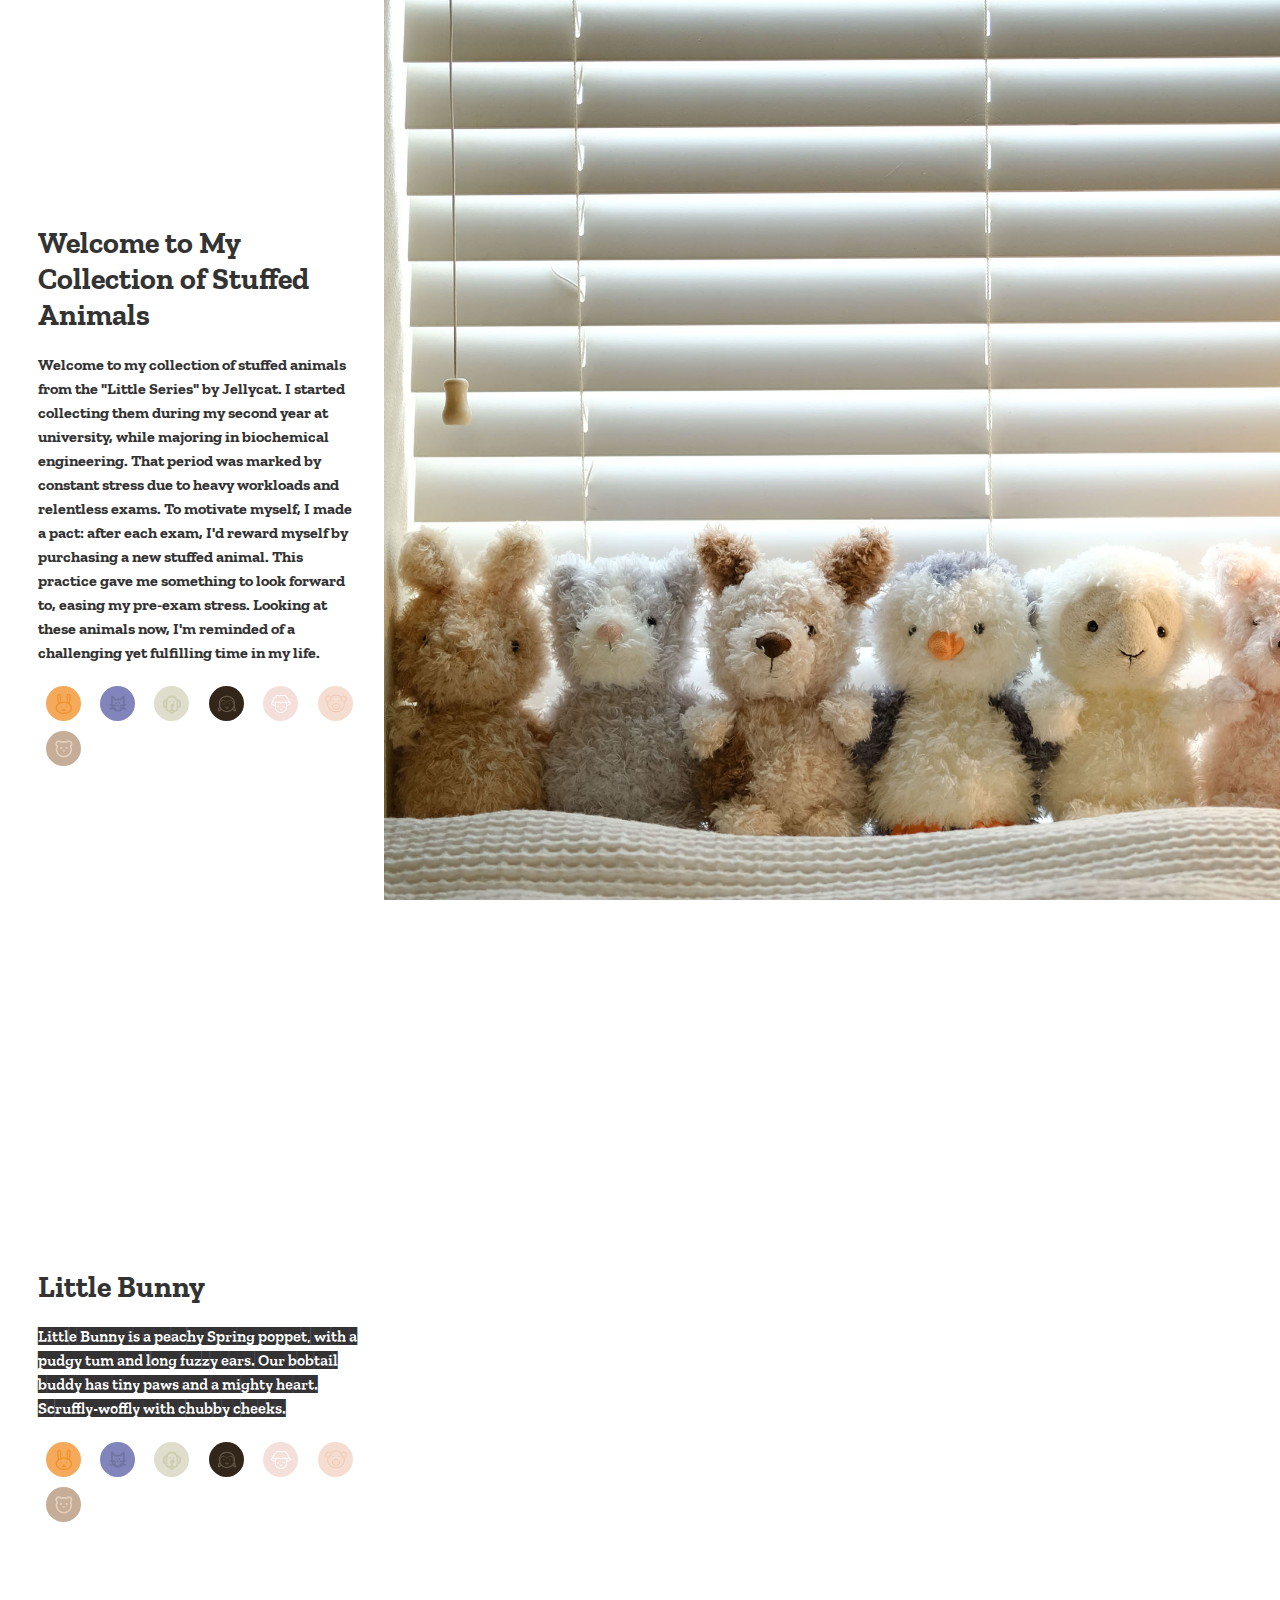
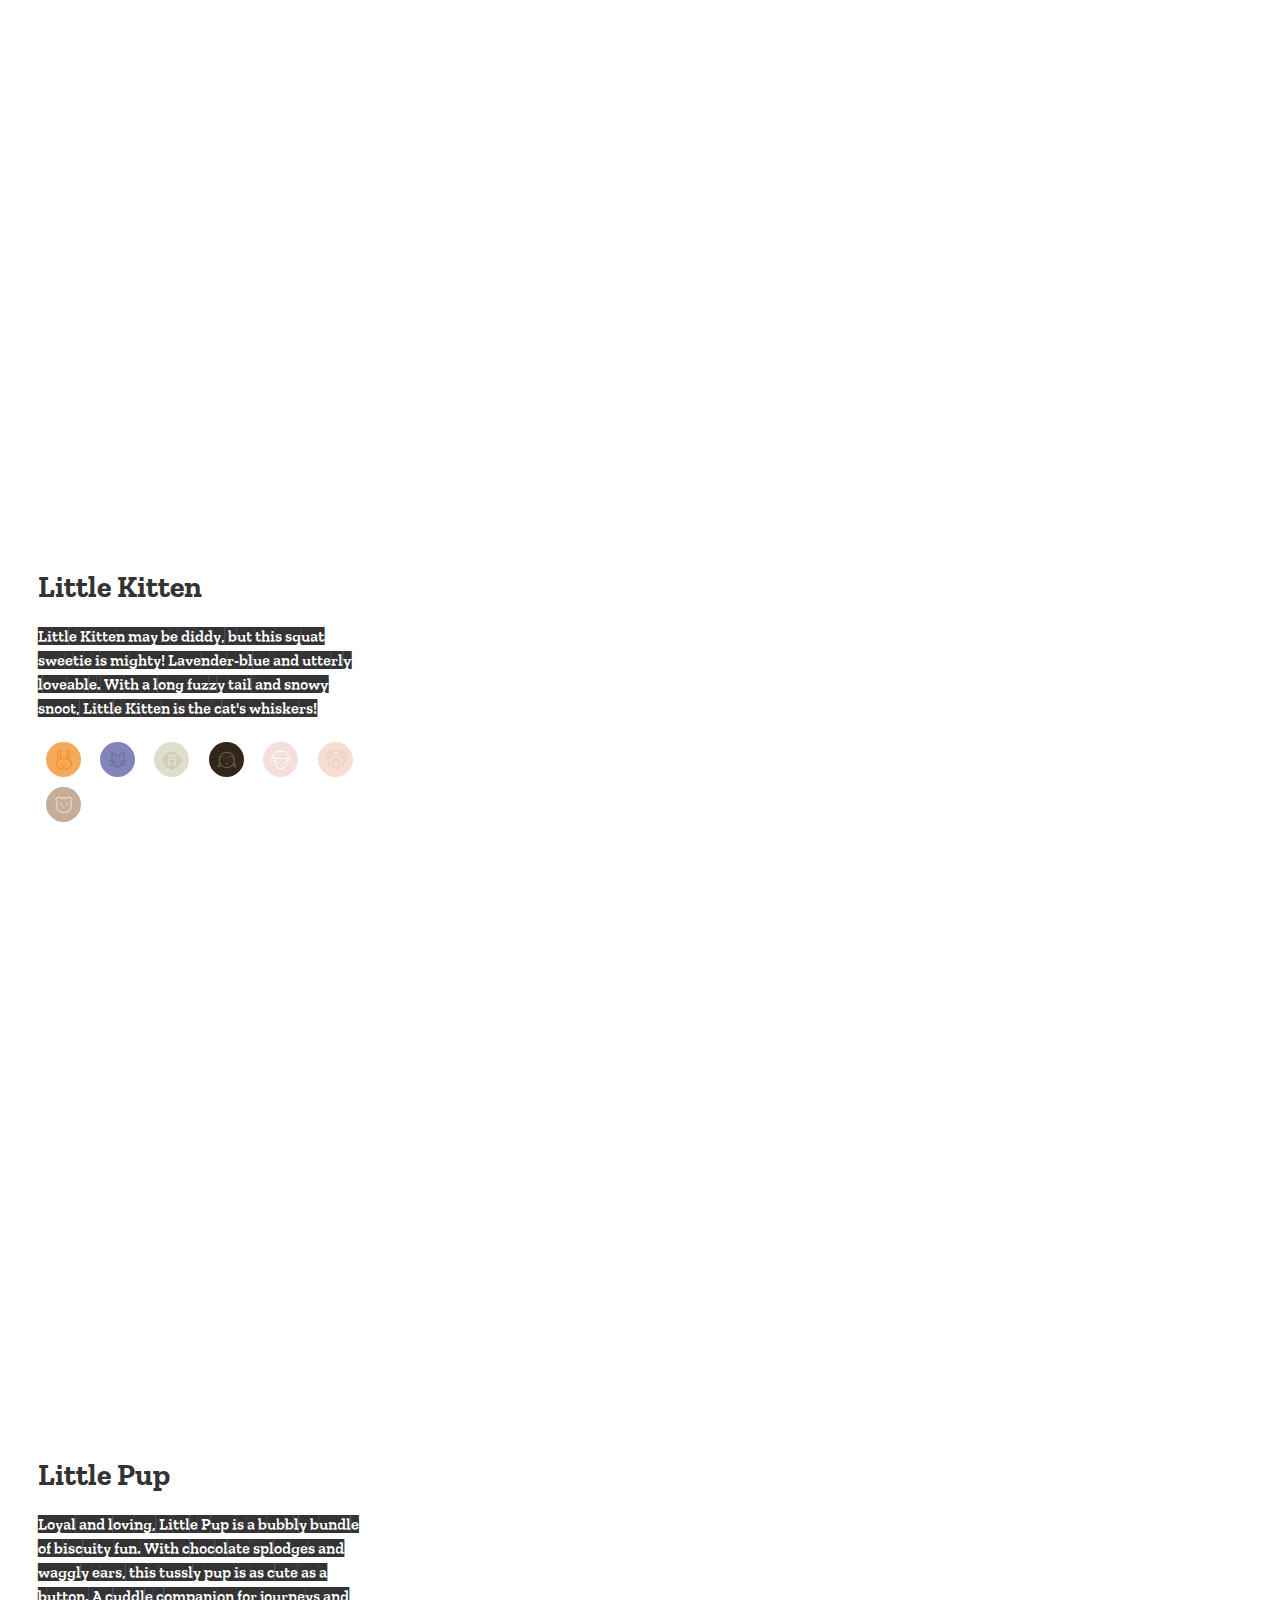
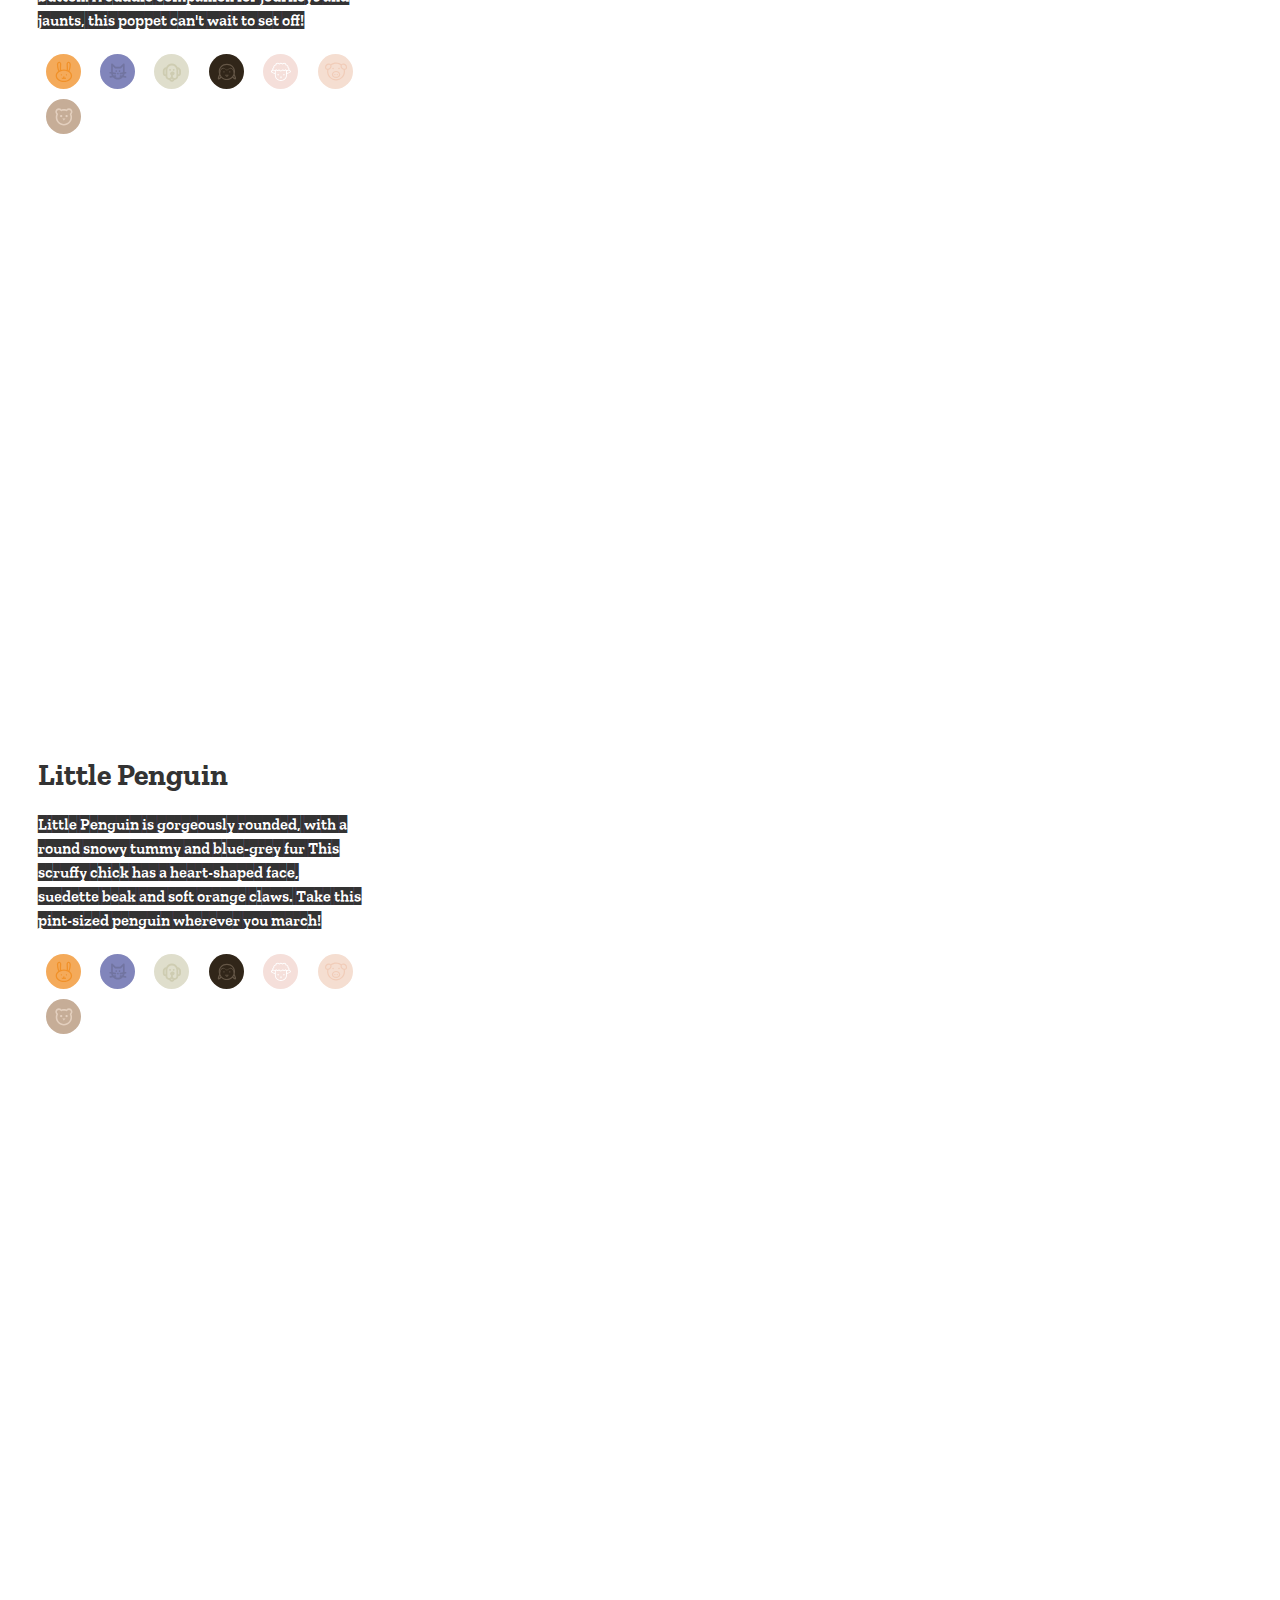
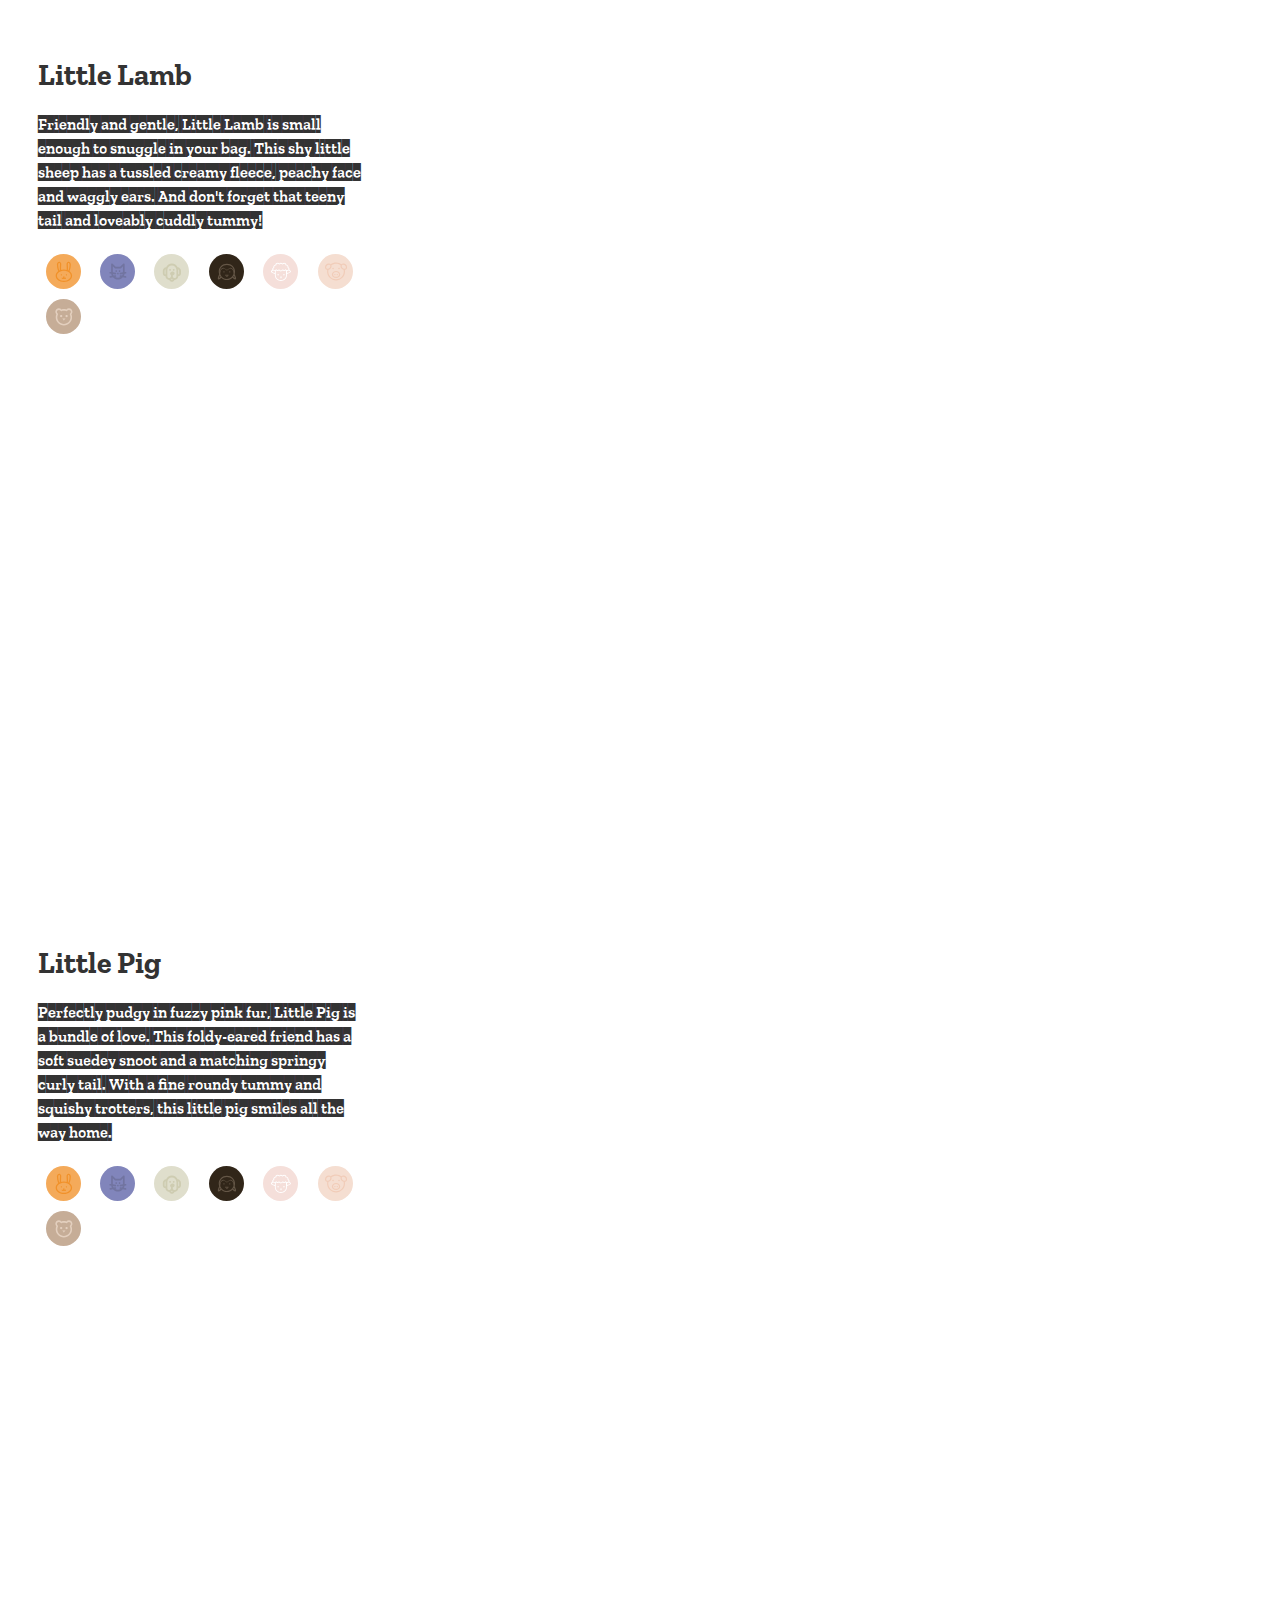
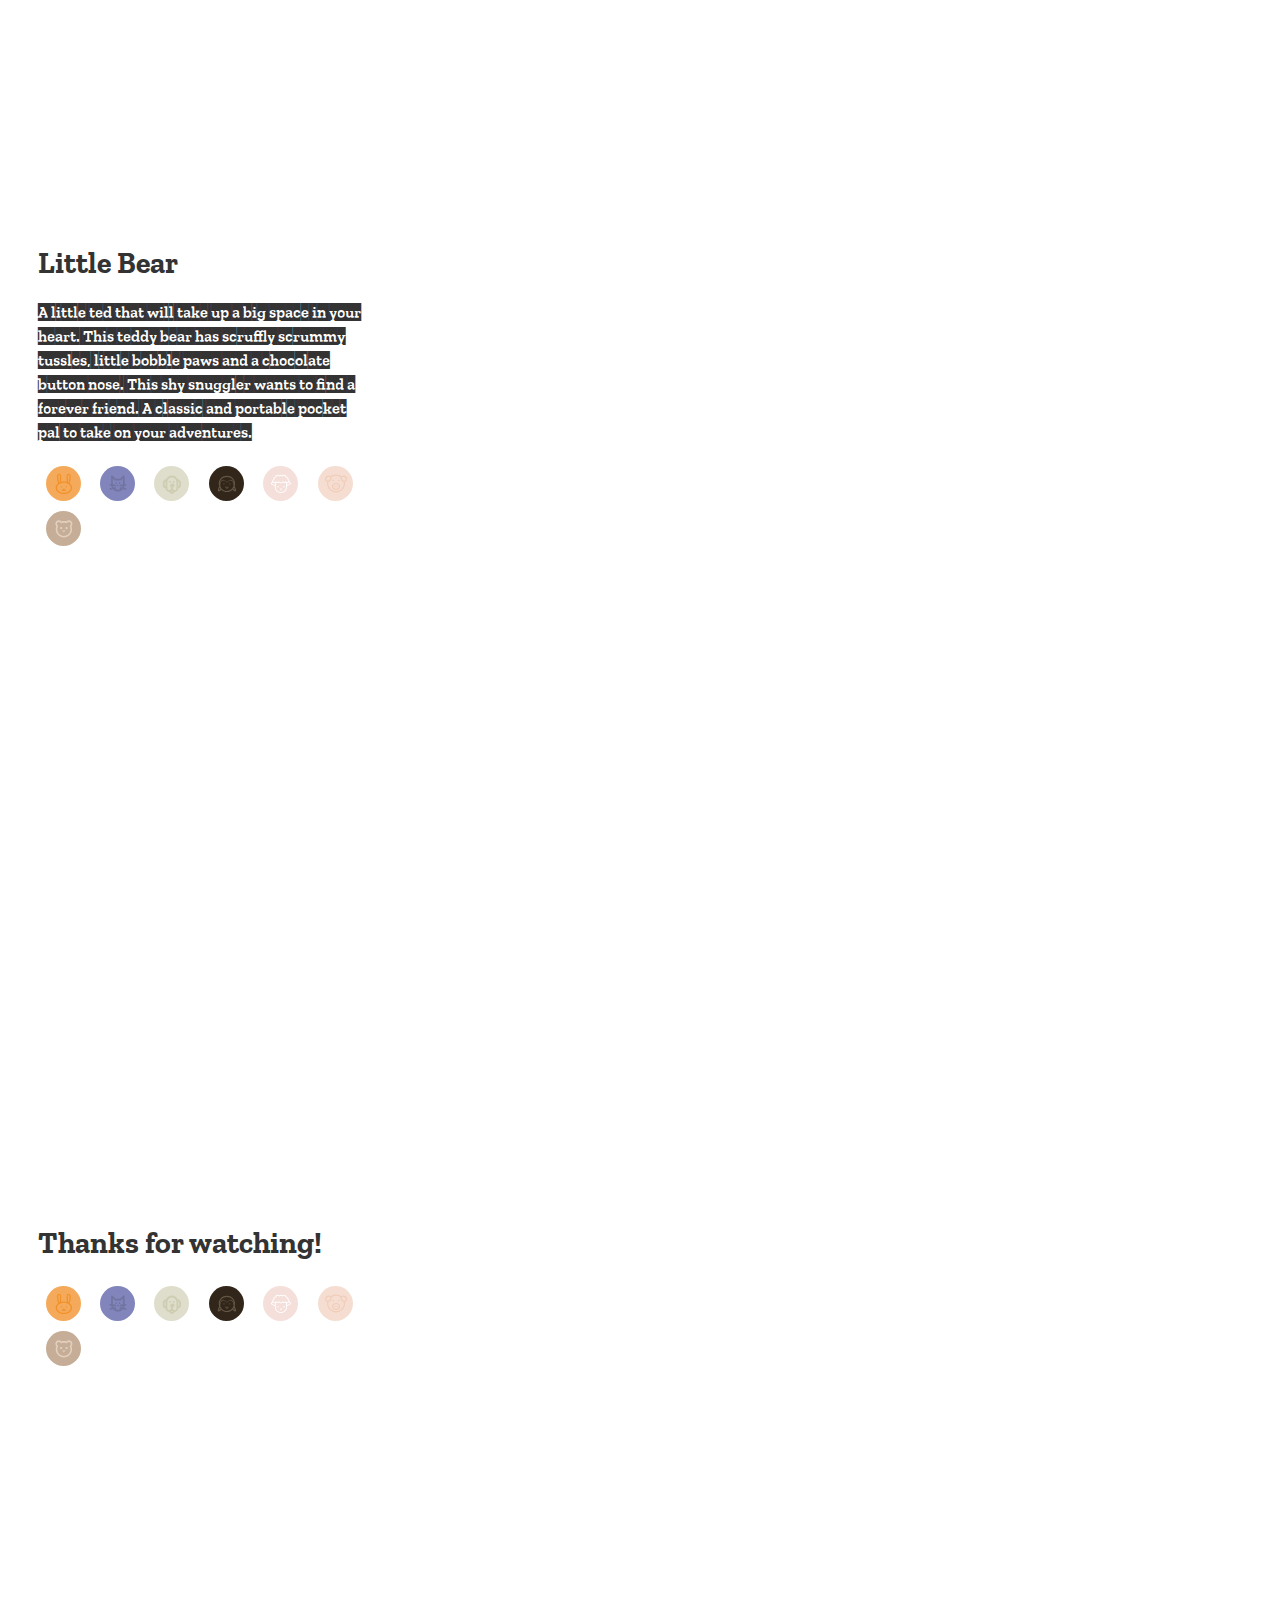
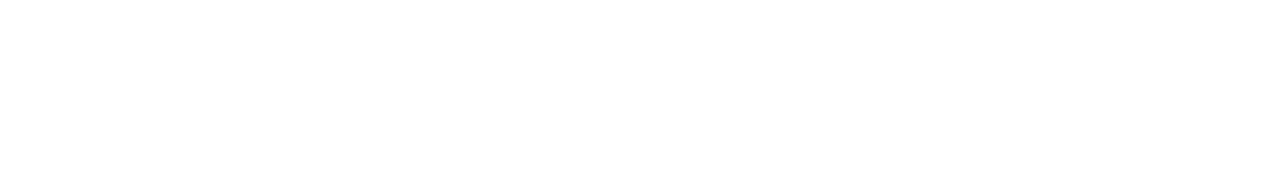
<file: finalproject/index.html>
<!DOCTYPE html>
<html lang="en">

<head>
    <meta charset="UTF-8">
    <meta name="viewport" content="width=device-width, height=device-height, initial-scale=1.0">
    <title>Every Picture</title>
    <script src="script.js" defer></script>
    <link href="styles.css" rel="stylesheet">

    <!-- fonts -->
    <link rel="preconnect" href="https://fonts.googleapis.com">
    <link rel="preconnect" href="https://fonts.gstatic.com" crossorigin>
    <link
        href="https://fonts.googleapis.com/css2?family=Zilla+Slab&family=Zilla+Slab+Highlight:wght@400;700&display=swap"
        rel="stylesheet">

</head>


<body>

    <main>

            <section id="sect1">
                <article>
                    <h1>Welcome to My Collection of Stuffed Animals</h1>
                    <p class="s1p">Welcome to my collection of stuffed animals from the "Little Series" by Jellycat. I
                        started
                        collecting them during my second year at university, while majoring in biochemical engineering.
                        That period was marked by constant stress due to heavy workloads and relentless exams. To
                        motivate myself, I made a pact: after each exam, I'd reward myself by purchasing a new stuffed
                        animal. This practice gave me something to look forward to, easing my pre-exam stress. Looking
                        at these animals now, I'm reminded of a challenging yet fulfilling time in my life.</p>
                </article>

                <div class="navigation-buttons">
                    <button class="btn btn-sect2" data-target="sect2">Section 2</button>
                    <button class="btn btn-sect3" data-target="sect3">Section 3</button>
                    <button class="btn btn-sect4" data-target="sect4">Section 4</button>
                    <button class="btn btn-sect5" data-target="sect5">Section 5</button>
                    <button class="btn btn-sect6" data-target="sect6">Section 6</button>
                    <button class="btn btn-sect7" data-target="sect7">Section 7</button>
                    <button class="btn btn-sect8" data-target="sect8">Section 8</button>
                </div>

            </section>

            <section id="sect2">
                <article>
                    <h1>Little Bunny</h1>
                    <p>Little Bunny is a peachy Spring poppet, with a pudgy tum and long fuzzy ears. Our bobtail buddy
                        has tiny paws and a mighty heart. Scruffly-woffly with chubby cheeks.</p>
                </article>
                <div class="navigation-buttons">
                    <button class="btn btn-sect2" data-target="sect2">Section 2</button>
                    <button class="btn btn-sect3" data-target="sect3">Section 3</button>
                    <button class="btn btn-sect4" data-target="sect4">Section 4</button>
                    <button class="btn btn-sect5" data-target="sect5">Section 5</button>
                    <button class="btn btn-sect6" data-target="sect6">Section 6</button>
                    <button class="btn btn-sect7" data-target="sect7">Section 7</button>
                    <button class="btn btn-sect8" data-target="sect8">Section 8</button>
                </div>
            </section>


            <section id="sect3">
                <article>
                    <h1>Little Kitten</h1>
                    <p>Little Kitten may be diddy, but this squat sweetie is mighty! Lavender-blue and utterly loveable.
                        With a long fuzzy tail and snowy snoot, Little Kitten is the cat's whiskers!</p>
                </article>
                <div class="navigation-buttons">
                    <button class="btn btn-sect2" data-target="sect2">Section 2</button>
                    <button class="btn btn-sect3" data-target="sect3">Section 3</button>
                    <button class="btn btn-sect4" data-target="sect4">Section 4</button>
                    <button class="btn btn-sect5" data-target="sect5">Section 5</button>
                    <button class="btn btn-sect6" data-target="sect6">Section 6</button>
                    <button class="btn btn-sect7" data-target="sect7">Section 7</button>
                    <button class="btn btn-sect8" data-target="sect8">Section 8</button>
                </div>
            </section>


            <section id="sect4">
                <article>
                    <h1>Little Pup</h1>
                    <p>Loyal and loving, Little Pup is a bubbly bundle of biscuity fun. With chocolate splodges and
                        waggly ears, this tussly pup is as cute as a button. A cuddle companion for journeys and jaunts,
                        this poppet can't wait to set off!</p>
                </article>
                <div class="navigation-buttons">
                    <button class="btn btn-sect2" data-target="sect2">Section 2</button>
                    <button class="btn btn-sect3" data-target="sect3">Section 3</button>
                    <button class="btn btn-sect4" data-target="sect4">Section 4</button>
                    <button class="btn btn-sect5" data-target="sect5">Section 5</button>
                    <button class="btn btn-sect6" data-target="sect6">Section 6</button>
                    <button class="btn btn-sect7" data-target="sect7">Section 7</button>
                    <button class="btn btn-sect8" data-target="sect8">Section 8</button>
                </div>
            </section>


            <section id="sect5">
                <article>
                    <h1>Little Penguin</h1>
                    <p>Little Penguin is gorgeously rounded, with a round snowy tummy and blue-grey fur This scruffy
                        chick has a heart-shaped face, suedette beak and soft orange claws. Take this pint-sized penguin
                        wherever you march!
                    </p>
                </article>
                <div class="navigation-buttons">
                    <button class="btn btn-sect2" data-target="sect2">Section 2</button>
                    <button class="btn btn-sect3" data-target="sect3">Section 3</button>
                    <button class="btn btn-sect4" data-target="sect4">Section 4</button>
                    <button class="btn btn-sect5" data-target="sect5">Section 5</button>
                    <button class="btn btn-sect6" data-target="sect6">Section 6</button>
                    <button class="btn btn-sect7" data-target="sect7">Section 7</button>
                    <button class="btn btn-sect8" data-target="sect8">Section 8</button>
                </div>
            </section>

            <section id="sect6">
                <article>
                    <h1>Little Lamb</h1>
                    <p>Friendly and gentle, Little Lamb is small enough to snuggle in your bag. This shy little sheep
                        has a tussled creamy fleece, peachy face and waggly ears. And don't forget that teeny tail and
                        loveably cuddly tummy!
                    </p>
                </article>
                <div class="navigation-buttons">
                    <button class="btn btn-sect2" data-target="sect2">Section 2</button>
                    <button class="btn btn-sect3" data-target="sect3">Section 3</button>
                    <button class="btn btn-sect4" data-target="sect4">Section 4</button>
                    <button class="btn btn-sect5" data-target="sect5">Section 5</button>
                    <button class="btn btn-sect6" data-target="sect6">Section 6</button>
                    <button class="btn btn-sect7" data-target="sect7">Section 7</button>
                    <button class="btn btn-sect8" data-target="sect8">Section 8</button>
                </div>
            </section>


            <section id="sect7">
                <article>
                    <h1>Little Pig</h1>
                    <p>Perfectly pudgy in fuzzy pink fur, Little Pig is a bundle of love. This foldy-eared friend has a
                        soft suedey snoot and a matching springy curly tail. With a fine roundy tummy and squishy
                        trotters, this little pig smiles all the way home.
                    </p>
                </article>
                <div class="navigation-buttons">
                    <button class="btn btn-sect2" data-target="sect2">Section 2</button>
                    <button class="btn btn-sect3" data-target="sect3">Section 3</button>
                    <button class="btn btn-sect4" data-target="sect4">Section 4</button>
                    <button class="btn btn-sect5" data-target="sect5">Section 5</button>
                    <button class="btn btn-sect6" data-target="sect6">Section 6</button>
                    <button class="btn btn-sect7" data-target="sect7">Section 7</button>
                    <button class="btn btn-sect8" data-target="sect8">Section 8</button>
                </div>
            </section>


            <section id="sect8">
                <article>
                    <h1>Little Bear</h1>
                    <p>A little ted that will take up a big space in your heart. This teddy bear has scruffly scrummy
                        tussles, little bobble paws and a chocolate button nose. This shy snuggler wants to find a
                        forever friend. A classic and portable pocket pal to take on your adventures.
                    </p>
                </article>

                <div class="navigation-buttons">
                    <button class="btn btn-sect2" data-target="sect2">Section 2</button>
                    <button class="btn btn-sect3" data-target="sect3">Section 3</button>
                    <button class="btn btn-sect4" data-target="sect4">Section 4</button>
                    <button class="btn btn-sect5" data-target="sect5">Section 5</button>
                    <button class="btn btn-sect6" data-target="sect6">Section 6</button>
                    <button class="btn btn-sect7" data-target="sect7">Section 7</button>
                    <button class="btn btn-sect8" data-target="sect8">Section 8</button>
                </div>
            </section>

        <section id="sect9">
            <article>
                <h1>Thanks for watching!</h1>
            </article>
            <div class="navigation-buttons">
                <button class="btn btn-sect2" data-target="sect2">Section 2</button>
                <button class="btn btn-sect3" data-target="sect3">Section 3</button>
                <button class="btn btn-sect4" data-target="sect4">Section 4</button>
                <button class="btn btn-sect5" data-target="sect5">Section 5</button>
                <button class="btn btn-sect6" data-target="sect6">Section 6</button>
                <button class="btn btn-sect7" data-target="sect7">Section 7</button>
                <button class="btn btn-sect8" data-target="sect8">Section 8</button>
            </div>
        </section>
        
    </main>

    <figure>
        <img src="images/stuffedanimals.jpg" alt="stuffedanimals" class="sect1">
    </figure>

</body>

</html>
</file>
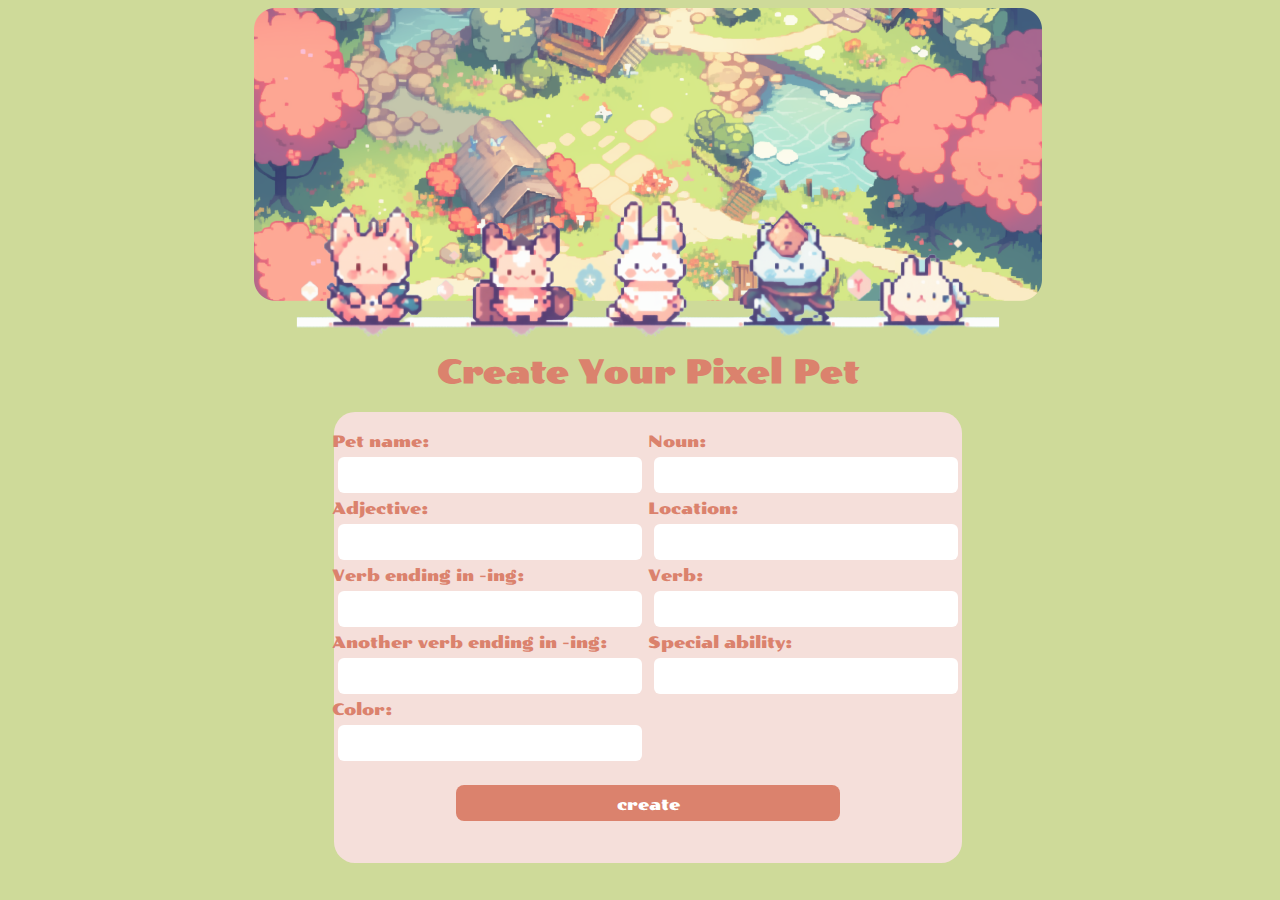
<file: studio1_medlibs/index.html>
<!DOCTYPE html>
<html lang="en">

<head>
    <meta charset="UTF-8">
    <meta name="viewport" content="width=device-width, height=device-height, initial-scale=1.0">
    <title>Creat Your Pixel Friend</title>
    <script src="script.js" defer></script>
    <link href="styles.css" rel="stylesheet">

    <!-- fonts -->
    <link rel="preconnect" href="https://fonts.googleapis.com">
    <link rel="preconnect" href="https://fonts.gstatic.com" crossorigin>
    <link href="https://fonts.googleapis.com/css2?family=Poller+One&display=swap" rel="stylesheet">
</head>

<body class="flex-wrapper">
    
        <header class="header-text">
            <img src="./images/headerimg.png" alt="header image" width="788">
            <h1>Create Your Pixel Pet</h1>
        </header>

    <div class="inputbox">
        <main class="inputButton"> 
            <form id="myform">

                <div class="form-wrapper">
                <div class="form-column">
                <label for="petname">Pet name:</label><br>
                <input type="text" name="petname" id="petname" ><br>

                <label for="adjective1">Adjective:</label><br>
                <input type="text" name="adjective1" id="adjective1" ><br>

                <label for="verb_ing1">Verb ending in -ing:</label><br>
                <input type="text" name="verb_ing1" id="verb_ing1" ><br>

                <label for="verb_ing2">Another verb ending in -ing:</label><br>
                <input type="text" name="verb_ing2" id="verb_ing2" ><br>

                <label for="color">Color:</label><br>
                <input type="text" name="color" id="color" ><br>
                </div>


                <div class="form-column">
                <label for="noun">Noun:</label><br>
                <input type="text" name="noun" id="noun" ><br>

                <label for="location">Location:</label><br>
                <input type="text" name="location" id="location" ><br>

                <label for="verb1">Verb:</label><br>
                <input type="text" name="verb1" id="verb1" ><br>

                <label for="ability">Special ability:</label><br>
                <input type="text" name="ability" id="ability" ><br>
                </div>
                </div>


                <div class="button">
                    <input type="submit" value="create" class="finish">
                </div>
            </form>
        </main>
    </div>

    <section id="overlay" class="hidden">
        <article id="madlib">
            <p id="storyText"></p>
            <button class="close">close</button>
        </article>
    </section>

</body>

</html>
</file>
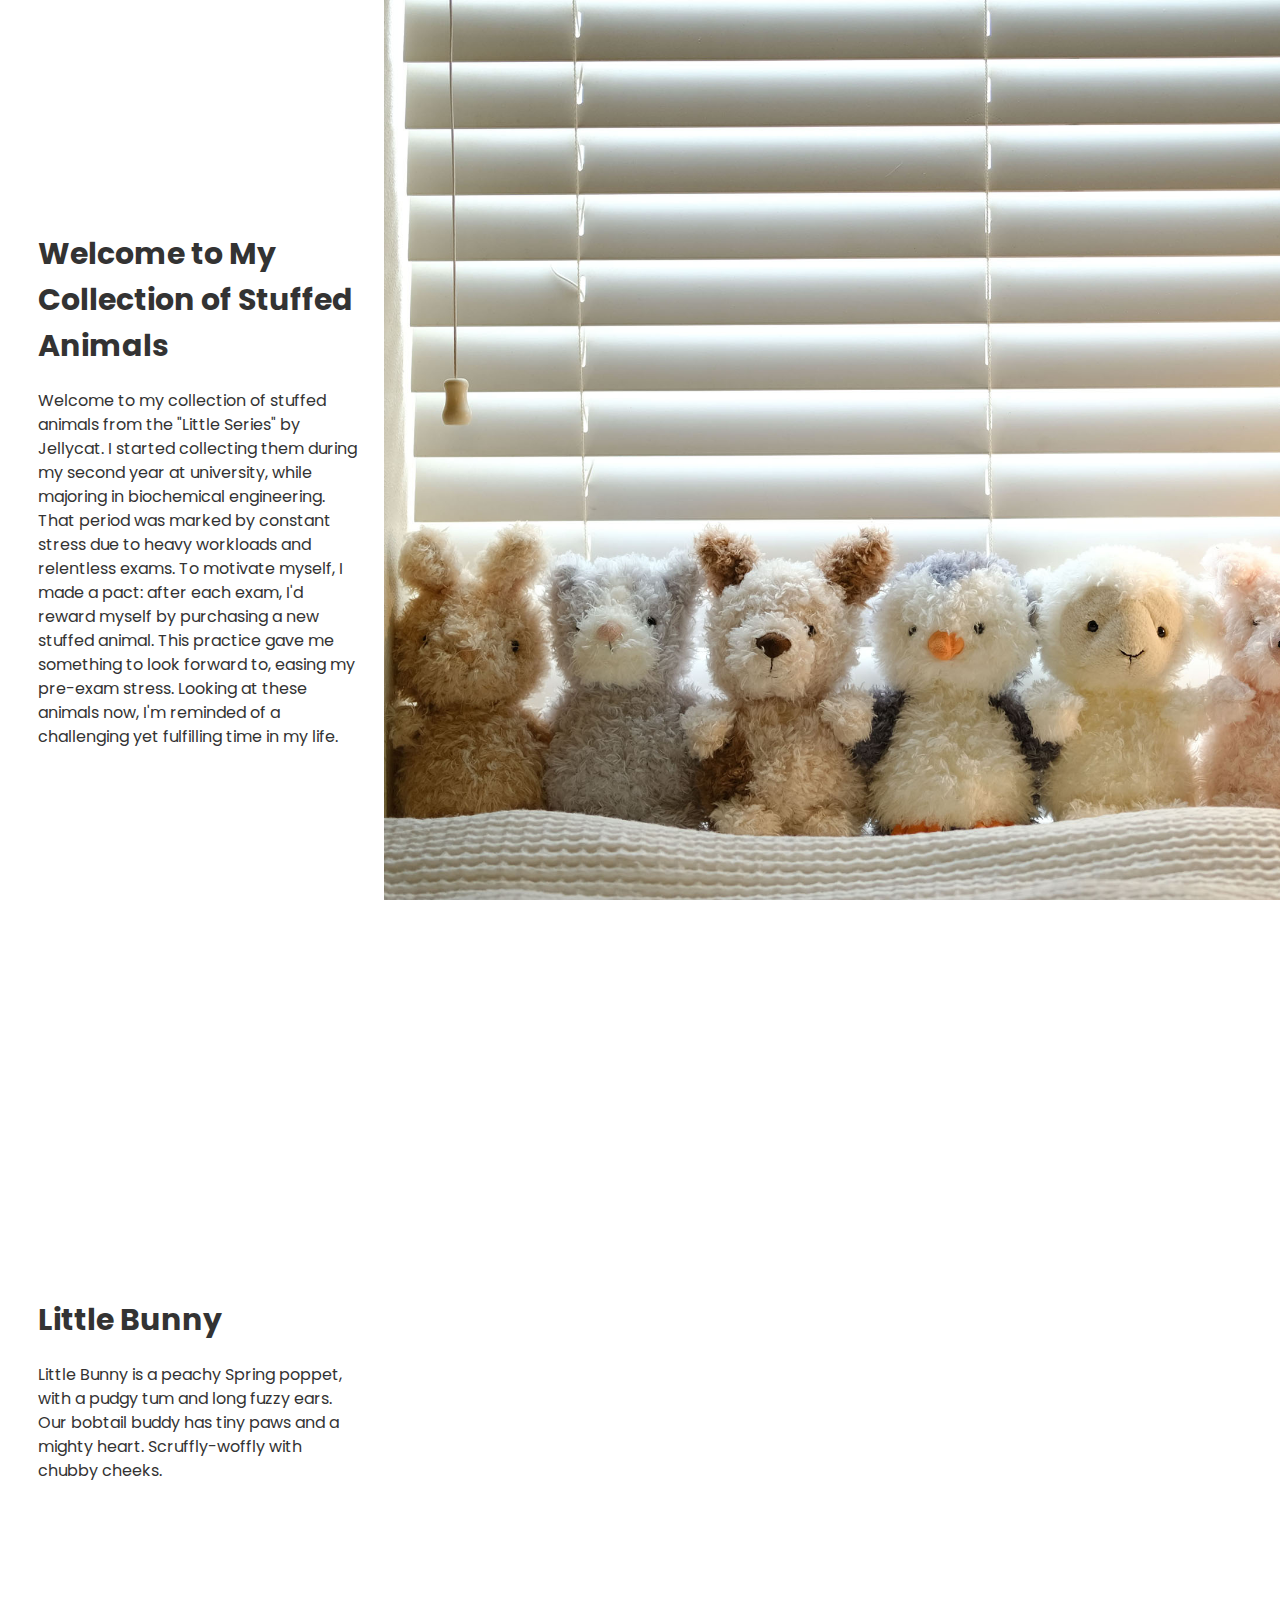
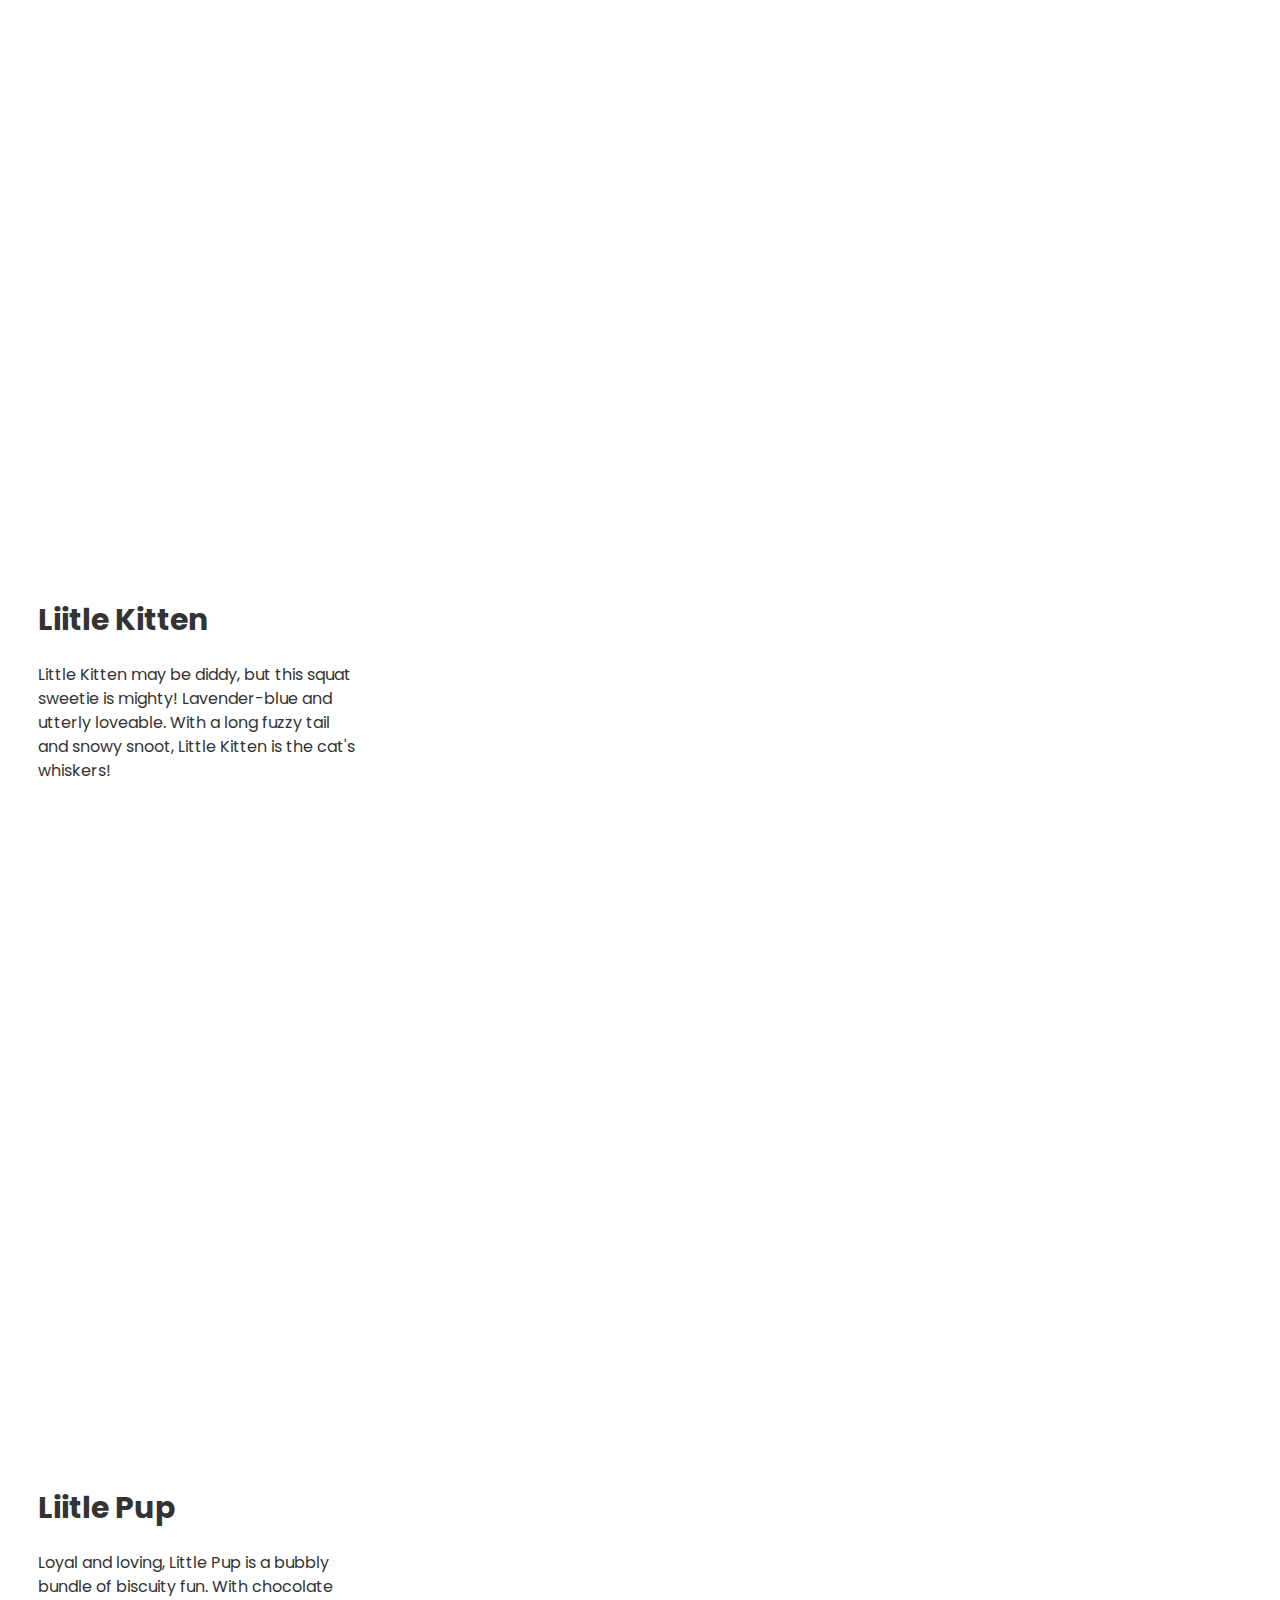
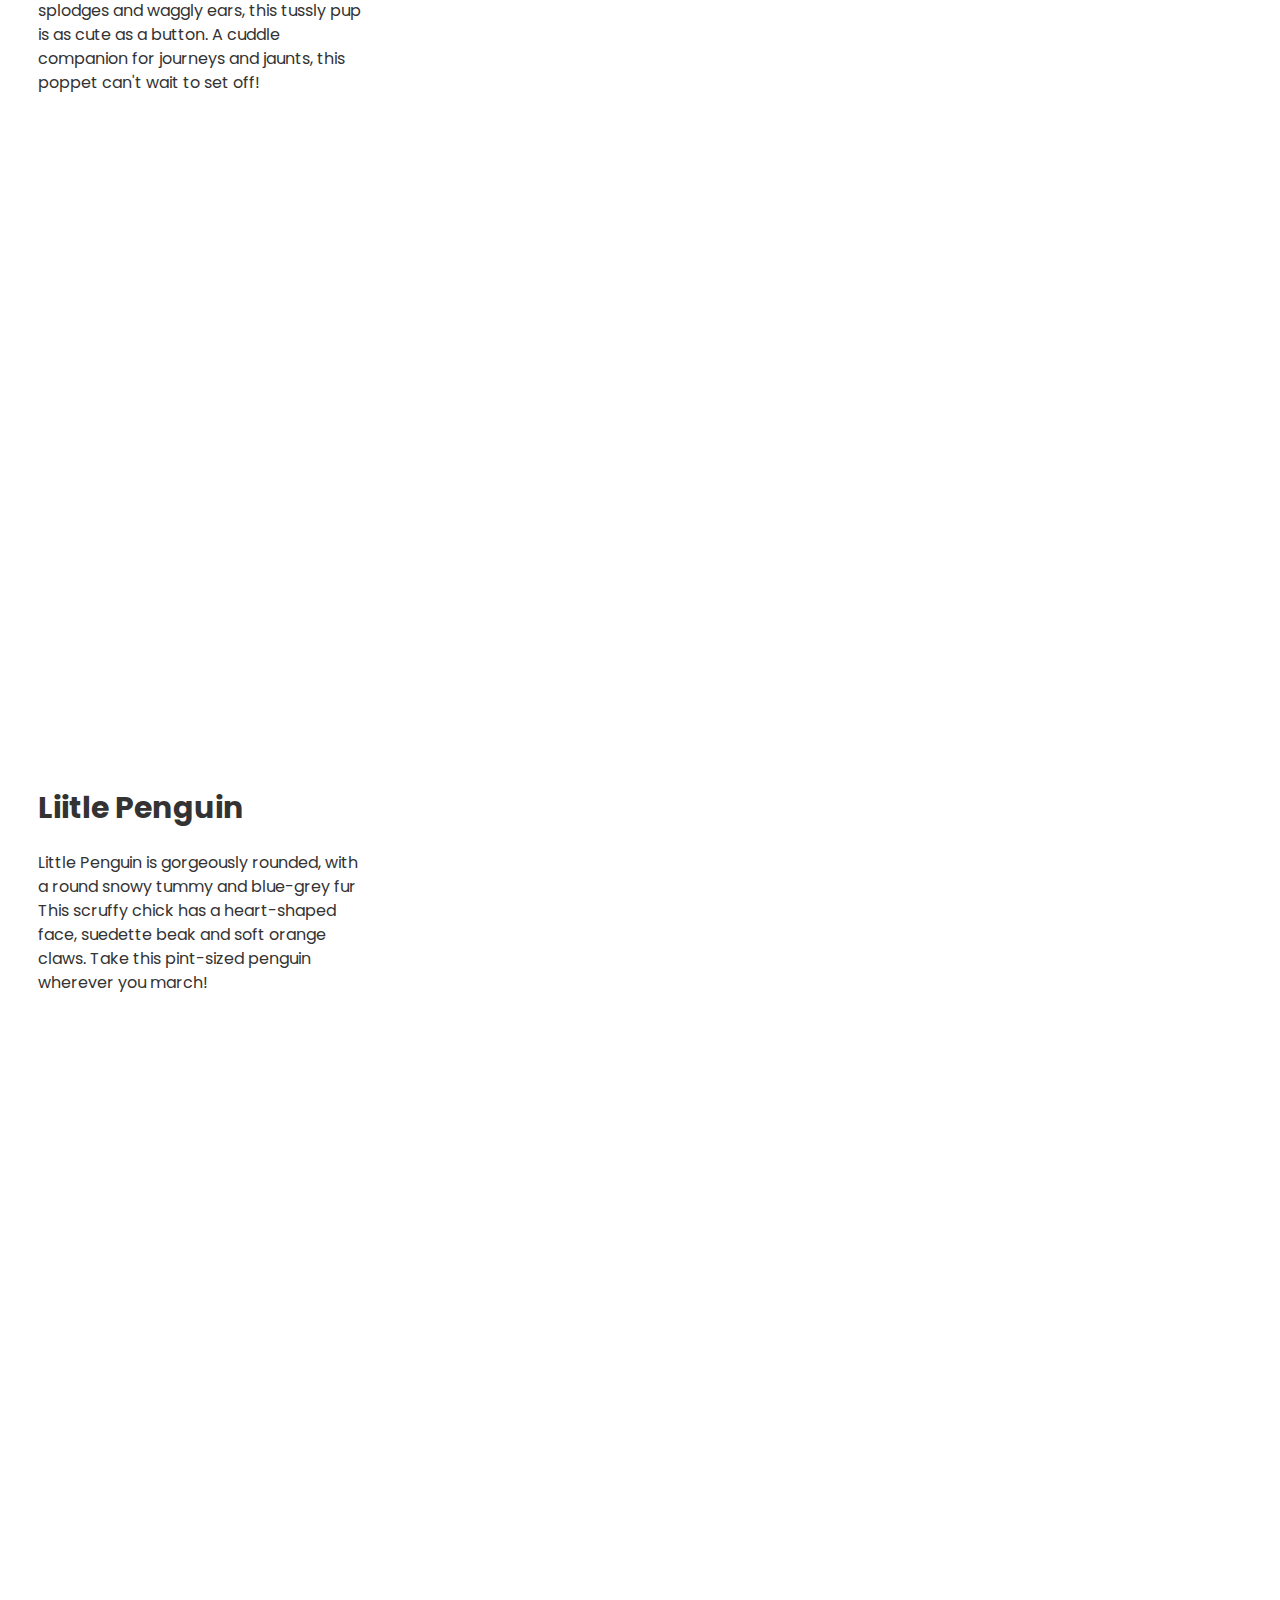
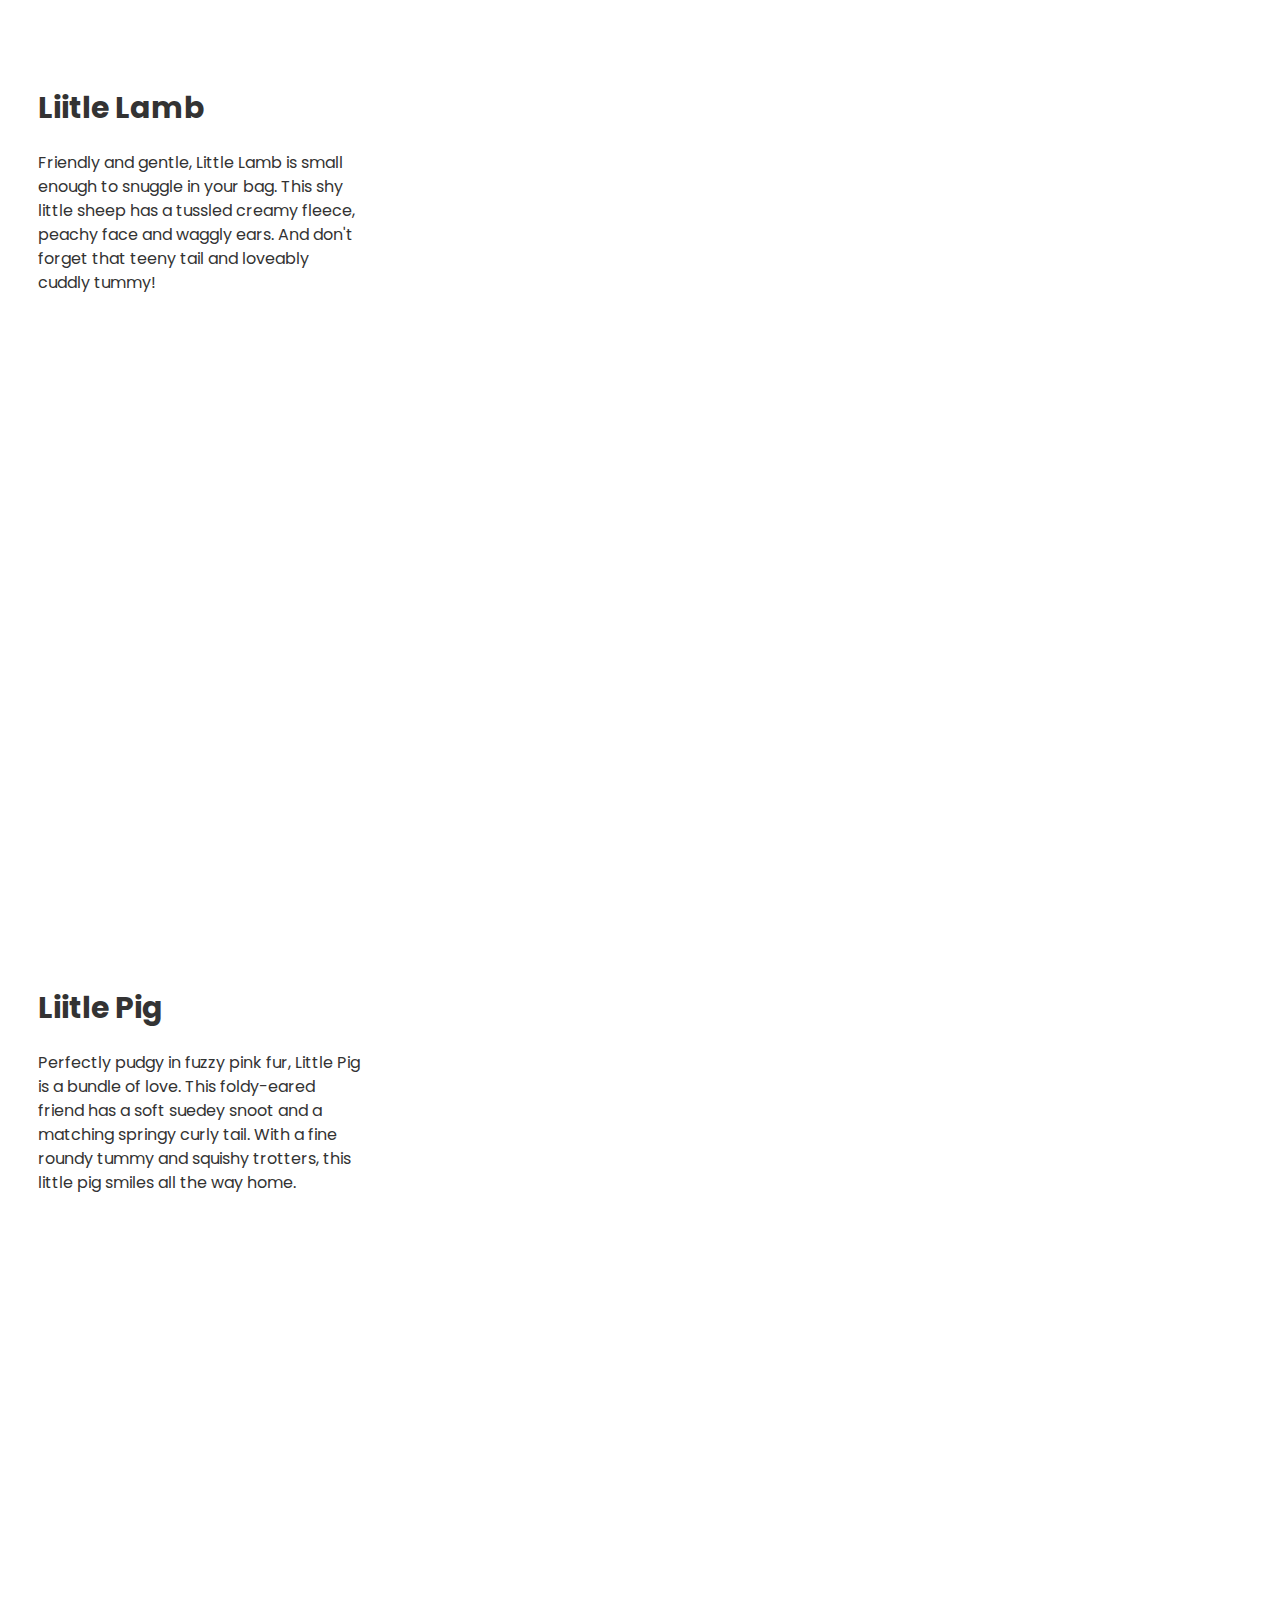
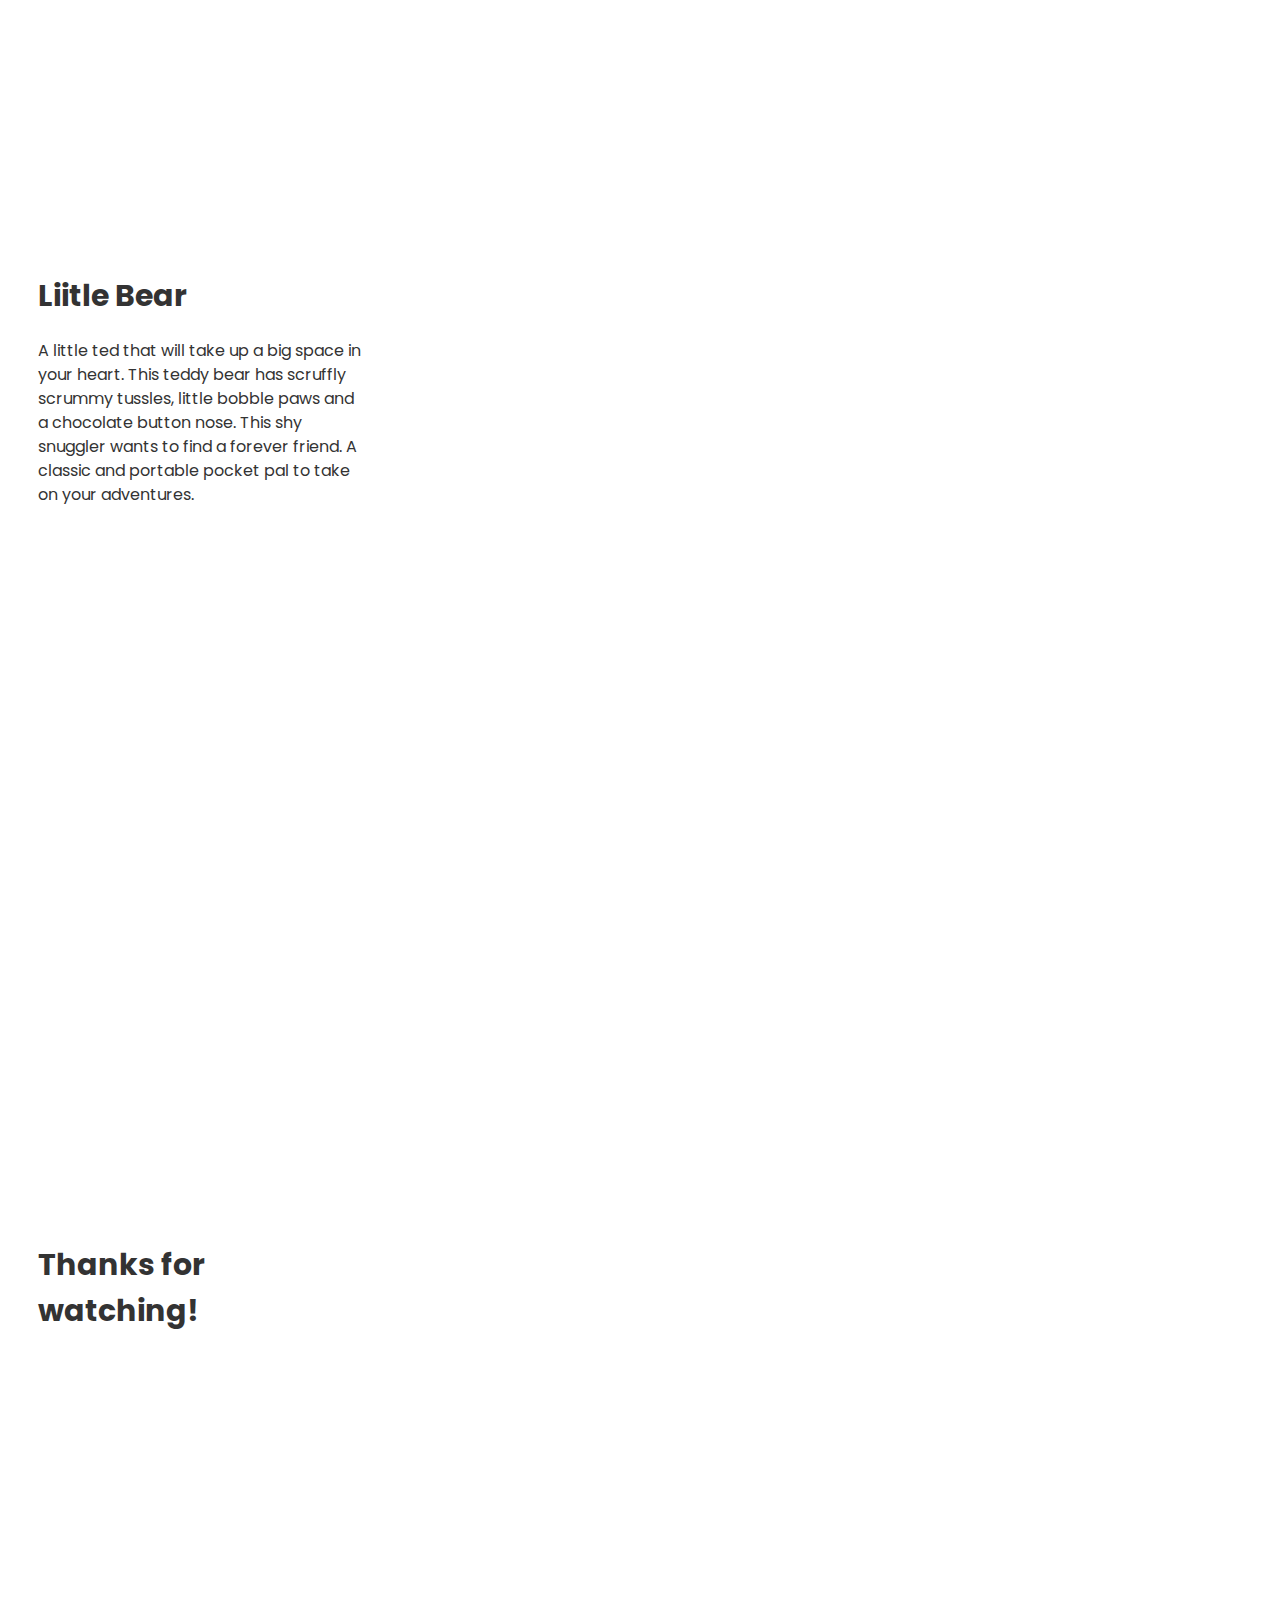
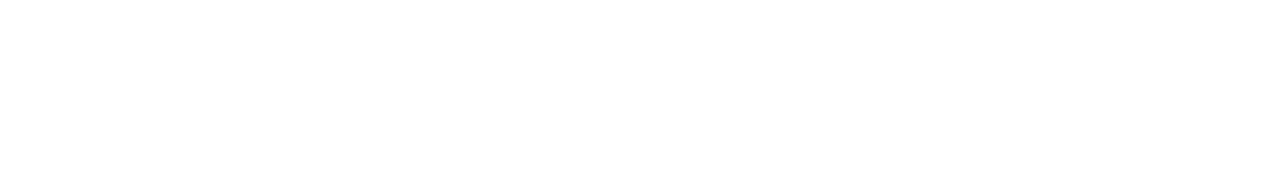
<file: studio2/index.html>
<!DOCTYPE html>
<html lang="en">

<head>
    <meta charset="UTF-8">
    <meta name="viewport" content="width=device-width, height=device-height, initial-scale=1.0">
    <title>Every Picture</title>
    <script src="script.js" defer></script>
    <link href="styles.css" rel="stylesheet">

    <!-- fonts -->
    <link rel="preconnect" href="https://fonts.googleapis.com">
    <link rel="preconnect" href="https://fonts.gstatic.com" crossorigin>
    <link href="https://fonts.googleapis.com/css2?family=Poppins:wght@300;400;600&display=swap" rel="stylesheet">
</head>


<body>
     <main>

            <div id="wrapper">

            <section id="sect1">
                <article>
                    <h1>Welcome to My Collection of Stuffed Animals</h1>
                    <p>Welcome to my collection of stuffed animals from the "Little Series" by Jellycat. I started collecting them during my second year at university, while majoring in biochemical engineering. That period was marked by constant stress due to heavy workloads and relentless exams. To motivate myself, I made a pact: after each exam, I'd reward myself by purchasing a new stuffed animal. This practice gave me something to look forward to, easing my pre-exam stress. Looking at these animals now, I'm reminded of a challenging yet fulfilling time in my life.</p>
                </article>
            </section>

            <section id="sect2">
            <article>
                <h1>Little Bunny</h1>
                <p>Little Bunny is a peachy Spring poppet, with a pudgy tum and long fuzzy ears. Our bobtail buddy has tiny paws and a mighty heart. Scruffly-woffly with chubby cheeks.</p>
            </article>
            </section>


            <section id="sect3">
            <article>
                <h1>Liitle Kitten</h1>
                <p>Little Kitten may be diddy, but this squat sweetie is mighty! Lavender-blue and utterly loveable. With a long fuzzy tail and snowy snoot, Little Kitten is the cat's whiskers!</p>
            </article>
            </section>


            <section id="sect4">
            <article>
                <h1>Liitle Pup</h1>
                <p>Loyal and loving, Little Pup is a bubbly bundle of biscuity fun. With chocolate splodges and waggly ears, this tussly pup is as cute as a button. A cuddle companion for journeys and jaunts, this poppet can't wait to set off!</p>
            </article>
            </section>


            <section id="sect5">
            <article>
                <h1>Liitle Penguin</h1>
                <p>Little Penguin is gorgeously rounded, with a round snowy tummy and blue-grey fur This scruffy chick has a heart-shaped face, suedette beak and soft orange claws. Take this pint-sized penguin wherever you march!
                </p>
            </article>
            </section>

            <section id="sect6">
            <article id>
                <h1>Liitle Lamb</h1>
                <p>Friendly and gentle, Little Lamb is small enough to snuggle in your bag. This shy little sheep has a tussled creamy fleece, peachy face and waggly ears. And don't forget that teeny tail and loveably cuddly tummy!
                </p>
            </article>
            </section>


            <section id="sect7">
            <article>
                <h1>Liitle Pig</h1>
                <p>Perfectly pudgy in fuzzy pink fur, Little Pig is a bundle of love. This foldy-eared friend has a soft suedey snoot and a matching springy curly tail. With a fine roundy tummy and squishy trotters, this little pig smiles all the way home.  
                </p>
            </article>
            </section>


            <section id="sect8">
            <article>
                <h1>Liitle Bear</h1>
                <p>A little ted that will take up a big space in your heart. This teddy bear has scruffly scrummy tussles, little bobble paws and a chocolate button nose. This shy snuggler wants to find a forever friend. A classic and portable pocket pal to take on your adventures.
                </p>
            </article>
            </div>
            </section>

            <section id="sect8">
                <article>
                    <h1>Thanks for watching!</h1>
                </article>
                </div>
                </section>
    </main>

    <figure>
        <img src="images/stuffedanimals.jpg" alt="stuffedanimals" class="sect1">
        <figcaption class="enter">
			1. 🐰🐰🐰🐰
			2. 🐱🐱🐱🐱
			3. 🐶🐶🐶🐶  
			4. 🐧🐧🐧🐧
			5. 🐑🐑🐑🐑
			6. 🐷🐷🐷🐷
            7. 🐻🐻🐻🐻
		</figcaption>
    </figure>

   
</body>

</html>
</file>
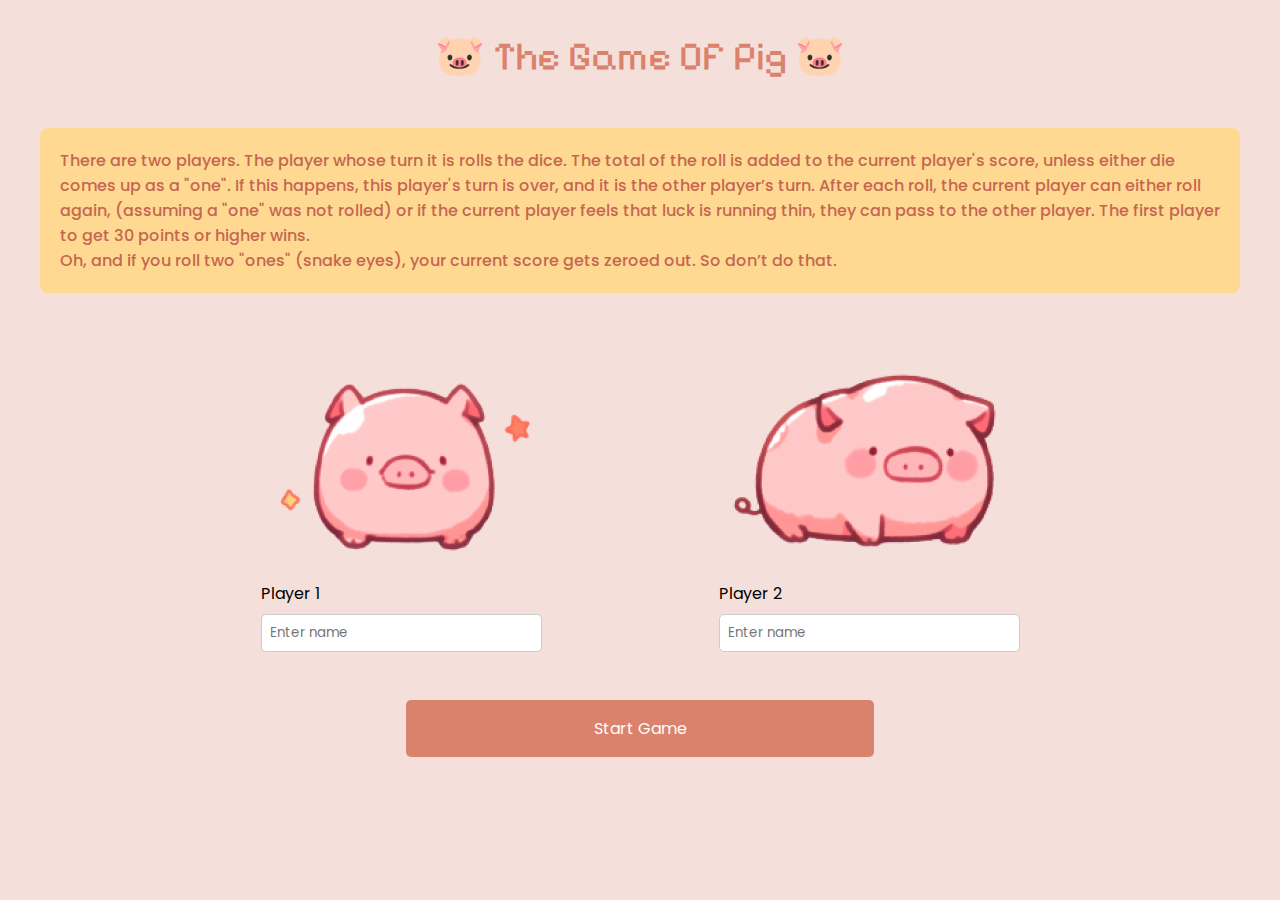
<file: studio3/index.html>
<!DOCTYPE html>
<html lang="en">
<head>
    <!-- Character Set and Viewport Configuration -->
    <meta charset="UTF-8">
    <meta name="viewport" content="width=device-width, height=device-height, initial-scale=1.0">

    <!-- Page Title -->
    <title>Game of Pig</title>

    <!-- External Scripts and Stylesheets -->
    <script src="script.js" defer></script>
    <link href="styles.css" rel="stylesheet">

    <!-- Google Fonts Integration -->
    <link rel="preconnect" href="https://fonts.googleapis.com">
    <link rel="preconnect" href="https://fonts.gstatic.com" crossorigin>
    <link href="https://fonts.googleapis.com/css2?family=Poppins:wght@300;400;600&display=swap" rel="stylesheet">
    <link rel="preconnect" href="https://fonts.googleapis.com">
    <link rel="preconnect" href="https://fonts.gstatic.com" crossorigin>
    <link href="https://fonts.googleapis.com/css2?family=Pixelify+Sans&display=swap" rel="stylesheet">
</head>

<body>
    <!-- Page Header -->
    <header>
        🐷 The Game Of Pig 🐷
    </header>

    <!-- Main Content Area -->
    <main>
        <!-- Game Instructions -->
        <section id="first" class="showing">
            <section class="game-description">
                <p>There are two players. The player whose turn it is rolls the dice. The total of the roll is added to
                    the current player's score, unless either die comes up as a "one". If this happens, this player's
                    turn is over, and it is the other player’s turn. After each roll, the current player can either roll
                    again, (assuming a "one" was not rolled) or if the current player feels that luck is running thin,
                    they can pass to the other player. The first player to get 30 points or higher wins.</p>
                <p>Oh, and if you roll two "ones" (snake eyes), your current score gets zeroed out. So don’t do that.
                </p>
            </section>

            <!-- Player Setup Form -->
            <form>
                <section class="game-setup">
                    <section class="player_wrapper">
                        <!-- Player 1 Input -->
                        <div class="player-input">
                            <img src="images/pig1.png" alt="pig1">
                            <label for="player1name">Player 1</label>
                            <input type="text" id="player1name" placeholder="Enter name" required>
                        </div>

                        <!-- Player 2 Input -->
                        <div class="player-input">
                            <img src="images/pig2.png" alt="pig2">
                            <label for="player2name">Player 2</label>
                            <input type="text" id="player2name" placeholder="Enter name" required>
                        </div>
                    </section>

                    <!-- Start Game Button -->
                    <input value="Start Game" type="submit" class="button" id="startgame">
                </section>
            </form>
        </section>

        <!-- Game Area (Hidden Initially) -->
        <div id="gameArea" style="display: none;">
            <!-- Player 1 Display -->
            <div class="player" id="player1">
                <img src="images/pig1.png" alt="Player 1" width="150">
                <div class="name" id="player1Name"></div>
                <div class="score" id="player1Score"></div>
            </div>
        
            <!-- Game Actions and Dice Area -->
            <div id="action">
                <div class="diceArea">
                    <div class="gameMessages" id="gameMessages"></div>
                    <div id="game"></div>
                    
                    <!-- Dice Display -->
                    <div class="diceDisplay" id="diceDisplay">
                        <!-- Dice images will be inserted here by JavaScript -->
                    </div>
                    <div id="actions"></div>
                </div>

                <!-- Quit Game Button -->
                <button id="quit">Quit</button>
            </div>

            <!-- Player 2 Display -->
            <div class="player" id="player2">
                <img src="images/pig2.png" alt="Player 2" width="150">
                <div class="name" id="player2Name"></div>
                <div class="score" id="player2Score"></div>
            </div>
        </div>
    </main>
</body>
</html>
</file>
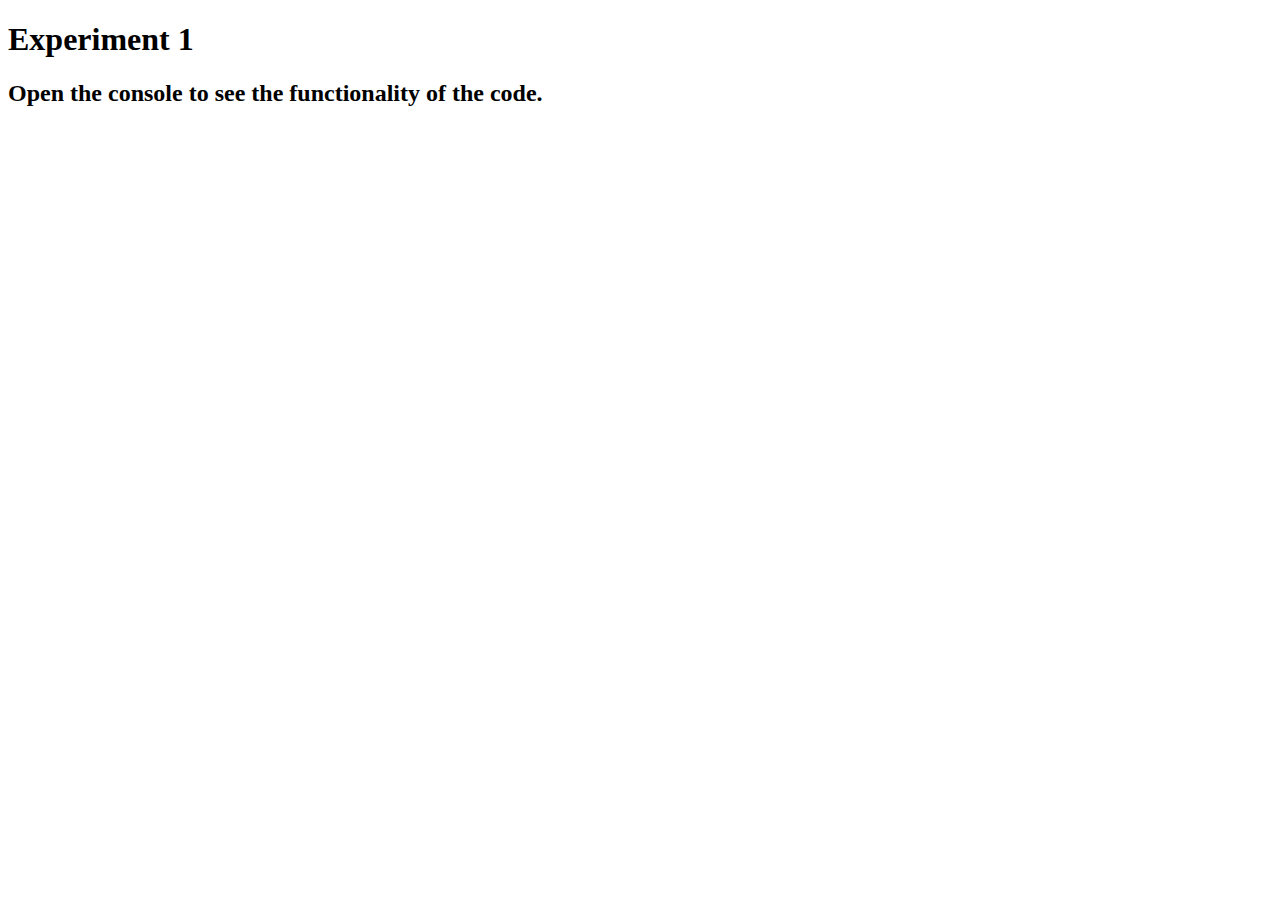
<file: exp1.html>
<!DOCTYPE html>
<html lang="en">
<head>
    <meta charset="UTF-8">
    <meta http-equiv="X-UA-Compatible" content="IE=edge">
    <meta name="viewport" content="width=device-width, initial-scale=1.0">
    <title>Experiment 1</title>
</head>
<body>
    <h1>Experiment 1</h1>
    <h2>Open the console to see the functionality of the code.</h2>
</body>

<script>
/* 
     My program capitalizes the first letter of each word in a lowercase string. Initially, I experimented with converting all letters to uppercase and lowercase. To capitalize the first letter, I utilized charAt(0) to target the initial character and slice to retrieve the remainder of the string. The main challenge was capitalizing the first letter of every word. To achieve this, I split the sentence into an array of words. By applying the same method within a loop, I ensured each word's initial letter was capitalized. Finally, I transformed the array back into a cohesive sentence. */


/*     var text = "ABCDE";
    var lowercaseText = text.toLowerCase();
    console.log(lowercaseText); */

/*     var text = "how are you doing?";
    var changeText = text.toUpperCase();
    console.log(changeText); */

 /*    var text = "how are you doing?";
    var changeText = text.charAt(0).toUpperCase()+text.slice(1);
    console.log(changeText) */

    var text = "how are you doing?";
    var changeText = text.split(" ");
    for(var i=0; i<changeText.length; i++){
        var uptext = changeText[i].charAt(0).toUpperCase() + changeText[i].slice(1);
        changeText[i] = uptext;
    }
    changeText = changeText.join(' ');
    console.log(changeText);
</script>



</html>
</file>
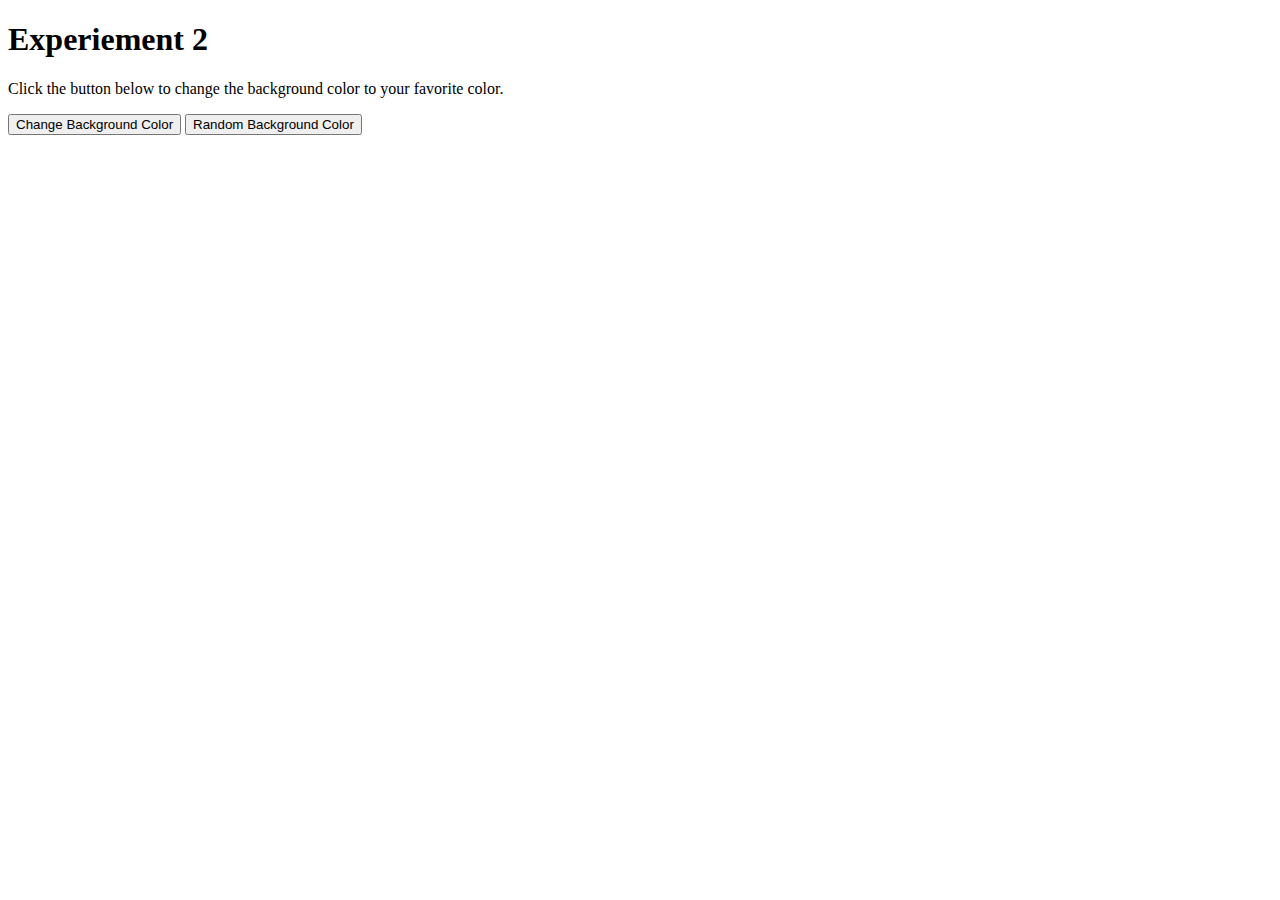
<file: exp2.html>
<!DOCTYPE html>
<html lang="en">
<head>
    <meta charset="UTF-8">
    <title>Experiement 2</title>
    <style>

    </style>
</head>


<body>
    <h1>Experiement 2</h1>
    <p>Click the button below to change the background color to your favorite color.</p>
    <button onclick="changeBackgroundColor()">Change Background Color</button>
    <button onclick="randomBackgroundColor()">Random Background Color</button>
    

    <script>
        // Function to change the background color
        function changeBackgroundColor() {
            // List of available colors
            var colors = ["red", "blue", "green", "yellow", "orange", "purple", "pink"];

            // Prompt the user to select a color
            var userColor = prompt("Choose your favorite color from the list: " + colors.join(", ")).toLowerCase();

            // Check if the user's input is in the list of colors
            if (colors.includes(userColor)) {
                // Change the background color
                document.body.style.backgroundColor = userColor;
                alert("Background color changed to " + userColor + "!");
            } else {
                alert("Sorry, that color is not in the list. Please choose a color from the list.");
            }
        }

        function randomInt(min, max) {
            return Math.floor((max - min + 1) * Math.random()) + min;
        }

        function getRandomColor() {
            // Generate random RGB values
            var red = randomInt(0, 255);
            var green = randomInt(0, 255);
            var blue = randomInt(0, 255);

            // Create a CSS color string
            return `rgb(${red}, ${green}, ${blue})`;
        }

        function randomBackgroundColor() {
            var randomColor = getRandomColor();

            // Set the background color
            document.body.style.backgroundColor = randomColor;

        }

        //For this code, I began by implementing a feature that allows users to select a color from a list and then changes the background color of the page accordingly. To enhance user experience, I added error messages to remind users when they haven't selected a color from the list. I thought it would also be fun to let users change background randomly, so I tried methods I learned in Processing, assign the random integer to RGB number, it actually worked! This is so fun!

    </script>
</body>
</html>



</html>
</file>
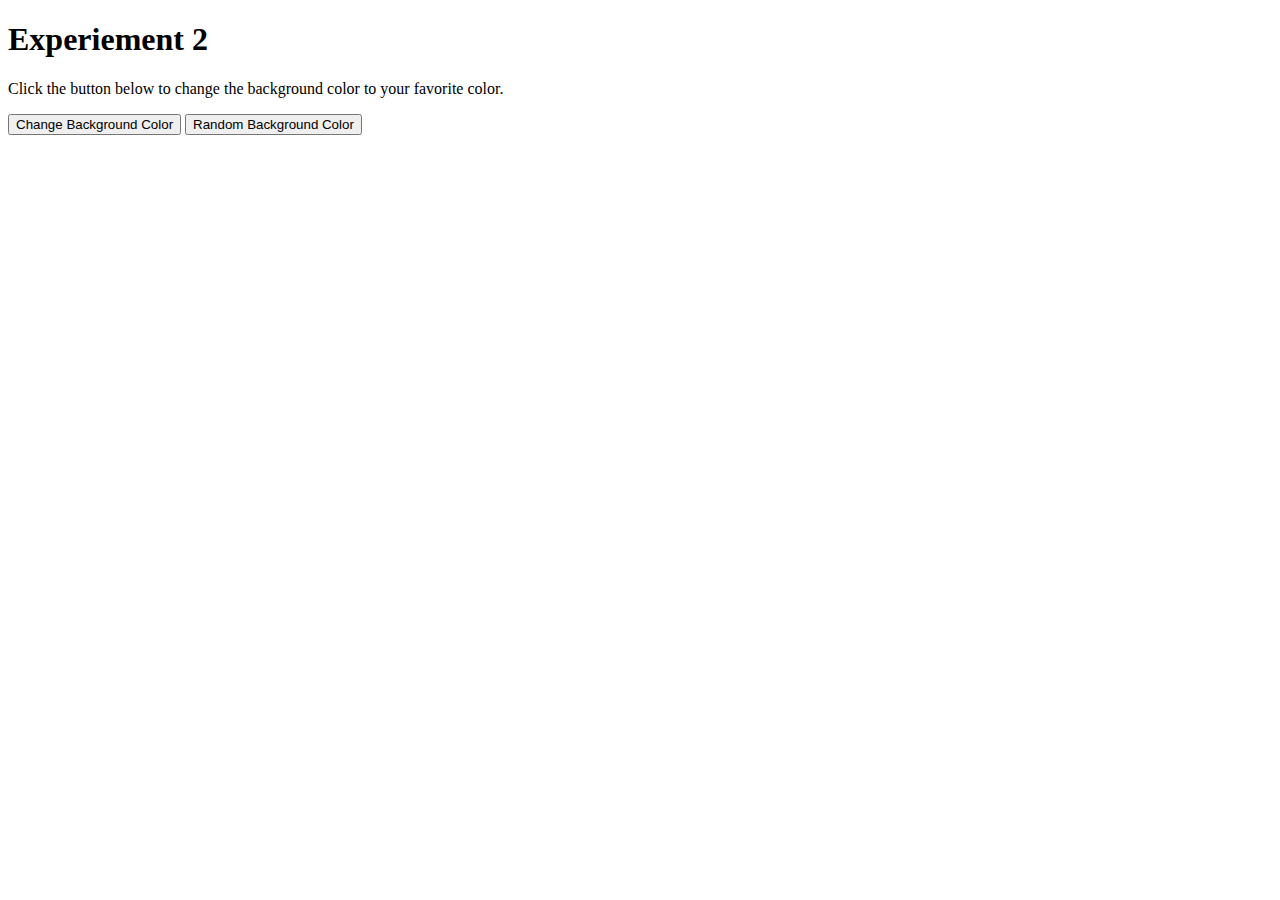
<file: exp/exp2.html>
<!DOCTYPE html>
<html lang="en">
<head>
    <meta charset="UTF-8">
    <title>Experiement 2</title>
    <style>

    </style>
</head>


<body>
    <h1>Experiement 2</h1>
    <p>Click the button below to change the background color to your favorite color.</p>
    <button onclick="changeBackgroundColor()">Change Background Color</button>
    <button onclick="randomBackgroundColor()">Random Background Color</button>
    

    <script>
        // Function to change the background color
        function changeBackgroundColor() {
            // List of available colors
            var colors = ["red", "blue", "green", "yellow", "orange", "purple", "pink"];

            // Prompt the user to select a color
            var userColor = prompt("Choose your favorite color from the list: " + colors.join(", ")).toLowerCase();

            // Check if the user's input is in the list of colors
            if (colors.includes(userColor)) {
                // Change the background color
                document.body.style.backgroundColor = userColor;
                alert("Background color changed to " + userColor + "!");
            } else {
                alert("Sorry, that color is not in the list. Please choose a color from the list.");
            }
        }

        function randomInt(min, max) {
            return Math.floor((max - min + 1) * Math.random()) + min;
        }

        function getRandomColor() {
            // Generate random RGB values
            var red = randomInt(0, 255);
            var green = randomInt(0, 255);
            var blue = randomInt(0, 255);

            return `rgb(${red}, ${green}, ${blue})`;
        }

        function randomBackgroundColor() {
            var randomColor = getRandomColor();

            // Set the background color
            document.body.style.backgroundColor = randomColor;

        }

        //For this code, I began by implementing a feature that allows users to select a color from a list and then changes the background color of the page accordingly. To enhance user experience, I added error messages to remind users when they haven't selected a color from the list. I thought it would also be fun to let users change background randomly, so I tried methods I learned in Processing, assign the random integer to RGB number, it actually worked! This is so fun!

    </script>
</body>
</html>



</html>
</file>
<file: finalproject/styles.css>
/* global elements */
* {
	box-sizing: border-box;
}

html{
    background-color: #ffffff;
    color: #333;
}

body{
    font-family: 'Poppins', sans-serif;
}

main{
    width: 30vw;
    padding: 30px;
}

section {
	height: 100vh;
	display: flex;
	flex-direction: column;
	justify-content: center;
}

body {
    transition: background-color 0.5s ease, background-image 1s ease;

}

p{
    line-height: 1.5em;
	font-family: 'Zilla Slab Highlight', serif;
	font-weight: bold;
	transition: color 1s ease;
}


/* headings */
h1{
    font-size: 30px;
	font-family: 'Zilla Slab', serif;
}

/* section styles */
.s1p{
	font-family: 'Zilla Slab', serif;
}





figure{
    display: block;
    margin: 0;
    width: 70vw;
    height: 100vh;
    position: fixed;
    top: 0;
    right: 0;
    overflow: hidden;
}

figure img{
    position: absolute;
    transition: all 3s ease;
}

.navigation-buttons .btn.btn-sect2 { 
	background-image: url('images/buttonrab.svg'); 
}

.navigation-buttons .btn.btn-sect3{
	background-image: url('images/buttoncat.svg');
}

.navigation-buttons .btn.btn-sect4{
	background-image: url('images/buttondog.svg');
}

.navigation-buttons .btn.btn-sect5{
	background-image: url('images/buttonpen.svg');
}

.navigation-buttons .btn.btn-sect6{
	background-image: url('images/buttonlamb.svg');
}

.navigation-buttons .btn.btn-sect7{
	background-image: url('images/buttonpig.svg');
}

.navigation-buttons .btn.btn-sect8{
	background-image: url('images/buttonbear.svg');
}

/* buttons */
.navigation-buttons button {
	/* Basic button reset */
	background: none;
	border: none;
	cursor: pointer;
  
	/* Custom styles */
	display: inline-block;
	padding: 10px 20px;
	margin: 5px;
	border-radius: 5px;
	transition: background-color 0.3s, transform 0.3s;
  
	/* Add your own design elements */
	background-size: contain;
	background-position: center;
  	background-repeat: no-repeat;
	text-indent: -9999px; /* Hide the text if using an image */
  }

  .navigation-buttons button:hover {
	box-shadow: 0 4px 8px 0 rgba(0, 0, 0, 0.2), 0 6px 20px 0 rgba(0, 0, 0, 0.19);
	border-radius: 60%;
	transform: translateY(-2px);
  }




/* Locate animals */

.sect1{
	width: 130vh;
	top:0;
	left: 0%;
    transform:translateY(-10%);
}


.sect2,
.sect3,
.sect4,
.sect5,
.sect6,
.sect7,
.sect8{
    width: 2000px;
    transform: scale(1.4);
}

.sect2 {
    top: calc(100% - 1800px);
    left:600px;
}

.sect3 {
    top: calc(100% - 1800px);
    left: 300px;
}

.sect4 {
	top: calc(100% - 1800px);
    left: -100px;
}

.sect5 {
    top: calc(100% - 1800px);
    left: -500px;
}

.sect6 {
    top: calc(100% - 1800px);
    left: -900px;
}

.sect7 {
    top: calc(100% - 1800px);
    left: -1300px;
}

.sect8 {
    top: calc(100% - 1800px);
    left: -1700px;
}

.sect9 {
    width: 130vh;
	top:0;
	left: 0%;
    transform:translateY(-10%);
}
</file>
<file: studio1_medlibs/styles.css>
.flex-wrapper {
  display: flex;
  justify-content: center;
  align-items: center;
  flex-direction: column;
  width: 100vw;
  height: 95vh;
  font-family: 'Poller One', serif;
  background-color: #CEDA99;
  color: #DB826D;
}

header h1{
  margin-top: 0;
}

#myform{
    padding: 20px;
}

input[type="text"] {
  width: 300px; 
  height: 34px;
  margin: 6px;
  border: none;
  border-radius: 6px;
}

.form-wrapper{
  display: flex;
  flex-direction: row;
}

.inputbox {
  width: 49vw;
  height: 70vh;
  background-color: #F5DFDA;
  border-radius: 21px;
  display: flex;
  flex-direction: column;
}

.header-text {
  display: flex;
  flex-direction: column;
  justify-content: center;
  align-items: center;
  
}

.inputButton {
  display: flex;
  flex-direction: row;
  justify-content: center;
  align-items: center;
}

input {
  width: 30vw;
  height: 4vh;
}

.button {
  display: flex;
  margin-top: 2vh;
  height: 4vh;
  justify-content: center;
  align-items: center;
  font-family: 'Poller One', serif; 
}

.button input[type="submit"] {
  background-color: #DB826D;  
  font-family: 'Poller One', serif;
  border: none;               
  color: white;               
  padding: 10px 20px;         
  text-align: center;         
  text-decoration: none;        
  font-size: 16px;          
  margin: 4px 2px;            
  cursor: pointer;          
  border-radius: 8px;       
}


/* overlay */

.hidden {
  display: none;
}

#overlay {
  position: fixed;
  top: 0;
  left: 0;
  width: 100%;
  height: 100%;
  background-color: rgba(0, 0, 0, 0.8);
  z-index: 9999;
}

#overlay article {
  position: absolute;
  top: 50%;
  left: 50%;
  transform: translate(-50%, -50%);
  padding: 20px;
  background-color: #fff;
  border-radius: 10px;
  width: 80%;
  max-width: 500px;
  text-align: center;
}

.close {
  cursor: pointer;
  padding: 10px 20px;
  margin-top: 20px;
  border: none;
  background-color: #f2f2f2;
  border-radius: 5px;
}

#storyText{
  font-family: Arial, Helvetica, sans-serif;
}
</file>
<file: studio2/styles.css>
* {
	box-sizing: border-box;
}

html{
    background-color: #ffffff;
    color: #333;
}

body{
    font-family: 'Poppins', sans-serif;
}

main{
    width: 30vw;
    padding: 30px;
}

section {
	height: 100vh;
	display: flex;
	flex-direction: column;
	justify-content: center;
}

h1{
    font-size: 30px;
}


p{
    line-height: 1.5em;
}

figure{
    display: block;
    margin: 0;
    width: 70vw;
    height: 100vh;
    position: fixed;
    top: 0;
    right: 0;
    overflow: hidden;
}

figure img{
    position: absolute;
    transition: all 3s ease;
}


/* Locate animals */

.sect1{
	width: 130vh;
	top:0;
	left: 0%;
    transform:translateY(-10%);
}

figure figcaption{
	width: 15%;
	position: absolute;
	left: 50%;
	top: 150%;
	transform: translateX(-50%);
	background: rgba(255, 255, 255, 0.8);
	border-radius: 10px;
	padding: 20px;
	line-height: 1.5em;
    display: flex;
    justify-content: center; /* Center horizontally */
    align-items: center; /* Center vertically */
}

.start {
	top: 150%;
}

.enter {
	animation-name: movein;
	animation-delay: .5s;
	animation-duration: 700ms;
	animation-fill-mode: forwards;
	animation-timing-function: cubic-bezier(0.075, 0.820, 0.165, 1.000);	
}

.exit {
	animation-name: moveout;
	animation-duration: 700ms;
	animation-fill-mode: forwards;
	animation-timing-function: cubic-bezier(0.600, 0.040, 0.980, 0.335);
}

@keyframes movein {
	0%{
		top: 105%;
	}
	100% {
		top: 50%;
	}
}

@keyframes moveout {
	0%{
		top: 50%;
	}
	100% {
		top: -20%;
	}
}


.sect2,
.sect3,
.sect4,
.sect5,
.sect6,
.sect7,
.sect8{
    width: 2000px;
    transform: scale(1.4);
}

.sect2 {
    top: calc(100% - 1800px);
    left:600px;
}

.sect3 {
    top: calc(100% - 1800px);
    left: 300px;
}

.sect4 {
	top: calc(100% - 1800px);
    left: -100px;
}

.sect5 {
    top: calc(100% - 1800px);
    left: -500px;
}

.sect6 {
    top: calc(100% - 1800px);
    left: -900px;
}

.sect7 {
    top: calc(100% - 1800px);
    left: -1300px;
}

.sect8 {
    top: calc(100% - 1800px);
    left: -1700px;
}

.sect9 {
    width: 130vh;
	top:0;
	left: 0%;
    transform:translateY(-10%);
}
</file>
<file: studio3/styles.css>
/* Global Styles */
* {
    box-sizing: border-box;
    margin: 0;
    padding: 0;
    font-family: 'poppins', sans-serif;
}

/* Body Styling */
body {
    display: flex;
    flex-direction: column;
    justify-content: center; 
    align-items: center;
    height: 100%;
    width: 100vw;
    background-color: #F5DFDA;
}

/* Header Styling */
header {
    font-family: 'Pixelify Sans', sans-serif;
    font-size: 40px;
    margin: 2rem 0;
    margin-bottom: 3rem;
    color: #DB826D; 
}

/* Main Section Styling */
main {
    display: flex;
    flex-direction: column;
    align-items: center;
    margin: auto; 
    max-width: 1200px; 
}

/* Game Description Section Styling */
.game-description {
    padding: 20px;
    text-align: left;
    margin-bottom: 1rem;
    color: #c66651; 
    font-weight: 500;
    background-color: #FFD991;
    border-radius: 8px;
}

/* Game Setup and Form Styling */
.game-setup, form {
    display: flex;
    justify-content: space-around;
    flex-direction: column;
    align-items: center;
    width: 100%;
    max-width: 1000px; 
    padding: 1rem;
}

/* Player Wrapper Styling */
.player_wrapper {
    display: flex;
    justify-content: space-around;
    width: 100%;
}

/* Player Input Label Styling */
.player-input label {
    display: block;
    margin-bottom: .5rem;
}

/* Player Input Field Styling */
.player-input input {
    width: 100%;
    padding: .5rem;
    border: 1px solid #ccc;
    border-radius: 5px;
}

/* Start Game Button Styling */
#startgame {
    margin-top: 3em;
    width: 50%;
    padding: 1rem;
    background-color: #DB826D; 
    border: none;
    border-radius: 5px;
    color: white;
    font-size: 1rem;
    cursor: pointer;
    transition: background-color 0.3s;
}

#start-game:hover {
    background-color: #c47361; 
}

/* First Section Styling */
#first {
    display: flex;
    flex-direction: column;
    align-items: center;
    width: 100%;
    max-width: 1200px;
}

/* Game Area Styling */
#gameArea {
    display: flex;
    flex-direction: row;
    align-items: center;
}

/* Player Display Styling */
.player {
    display: flex;
    flex-direction: column;
    align-items: center;
    padding: 50px;
}

/* Dice Area Styling */
.diceArea {
    height: 500px;
    width: 500px; 
    padding: 20px;
    overflow: hidden; 
    background-color: white;
    display: flex;
    flex-direction: column;
    align-items: center;
    justify-content: center; 
    flex-wrap: wrap; 
    border-radius: 10px;
}

/* Dice Images Styling */
.diceArea img {
    max-width: 100px;
    max-height: 100px;
    margin: 10px;
}

/* Dice Area Button Styling */
.diceArea button {
    padding: 10px;
    margin: 5px;
    /* Other button styles... */
}

/* General Button Styling */
button {
    padding: 10px;
    background-color: #DB826D;
    color: white;
    border: none;
    border-radius: 5px;
    font-size: 1rem;
    cursor: pointer;
    margin: 20px;
    padding: 10px;
}

/* Action Area Styling */
#action {
    display: flex;
    flex-direction: column;
    align-items: center;
    width: 100%;
    max-width: 1200px;
    margin: auto;
}
</file>
